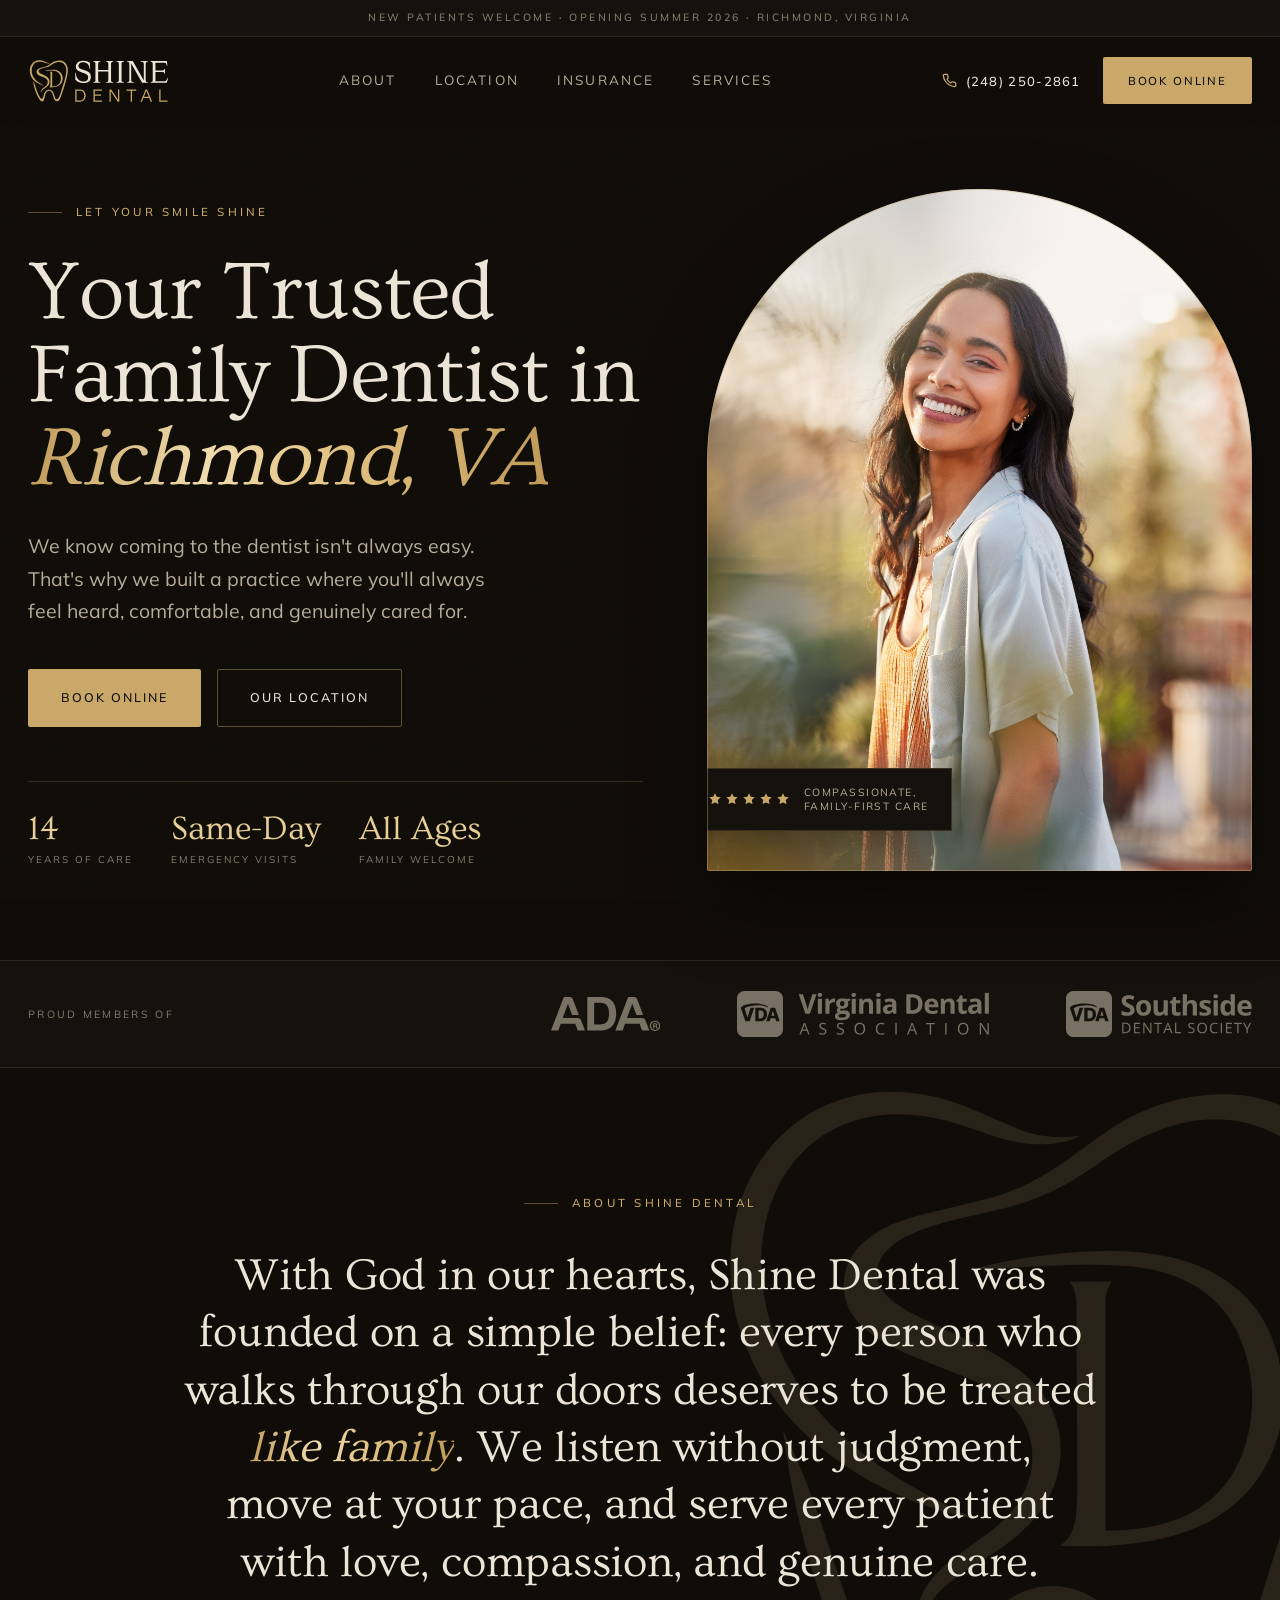
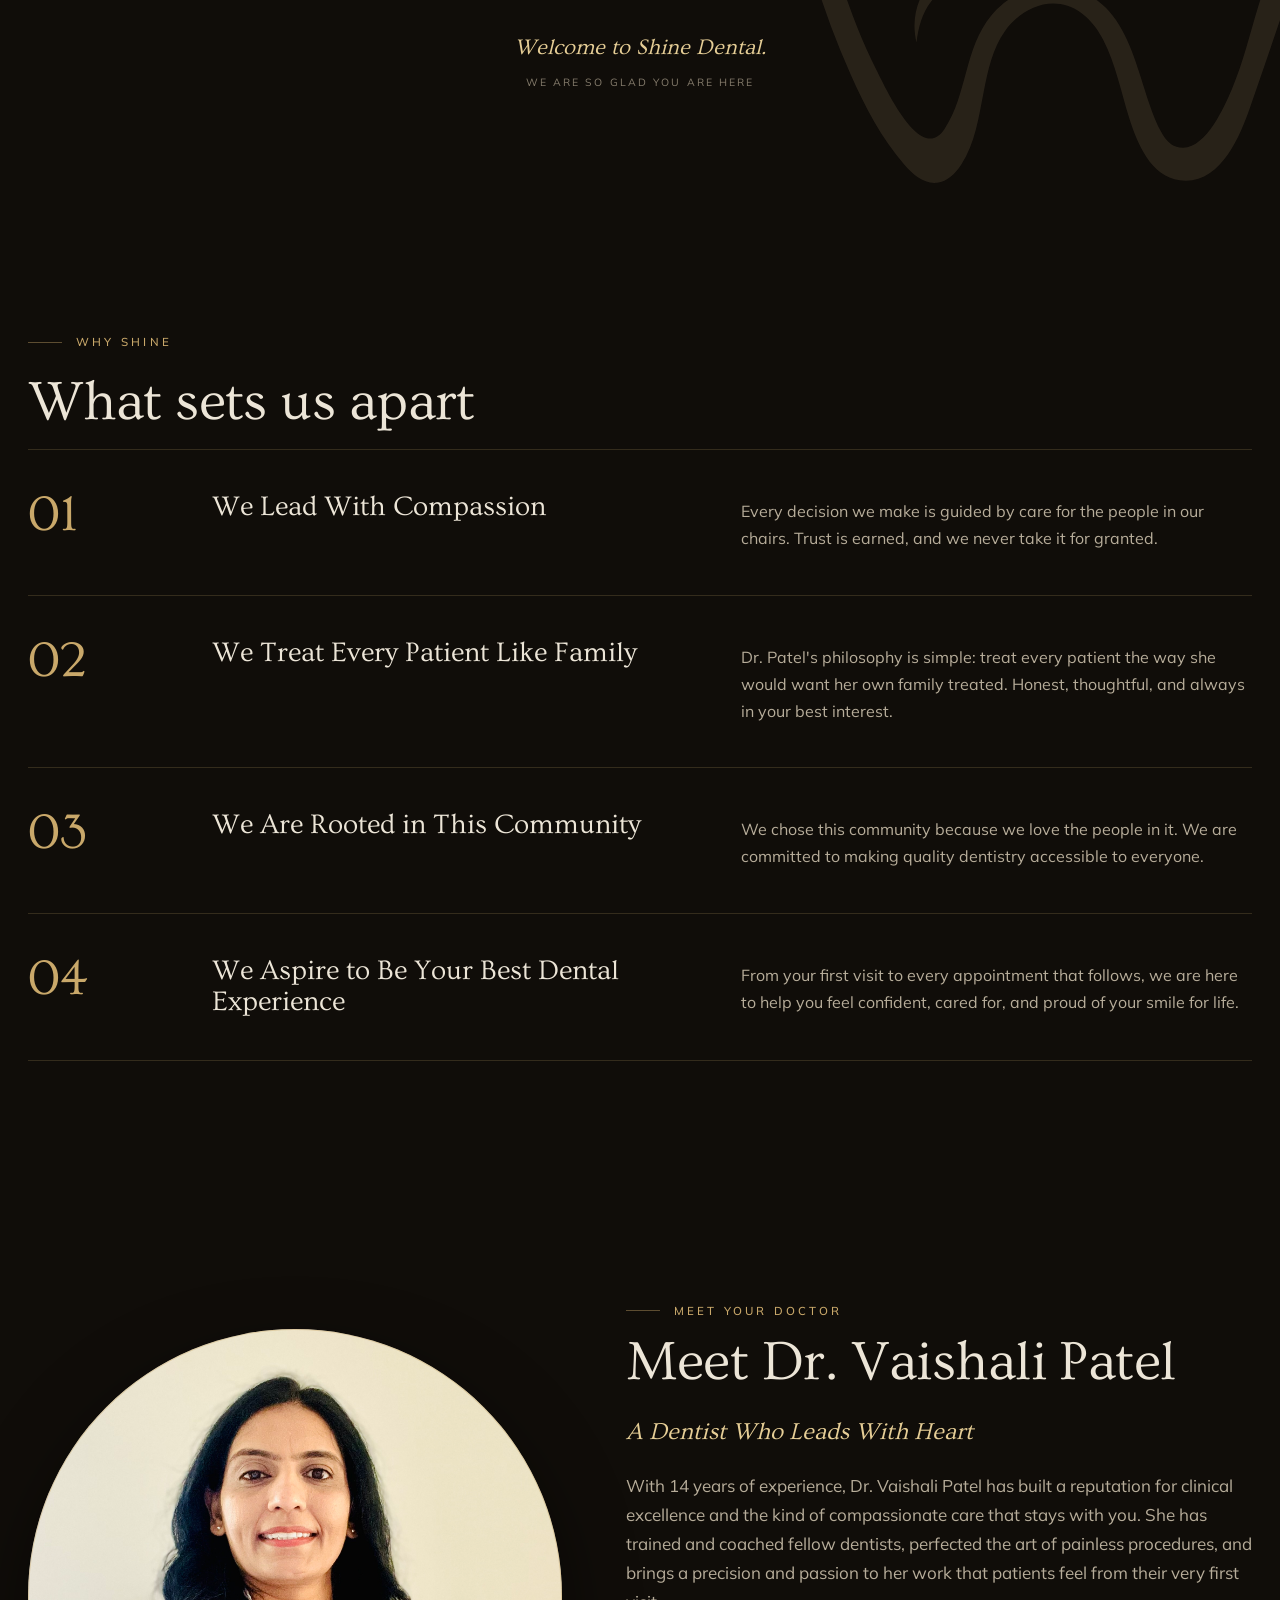
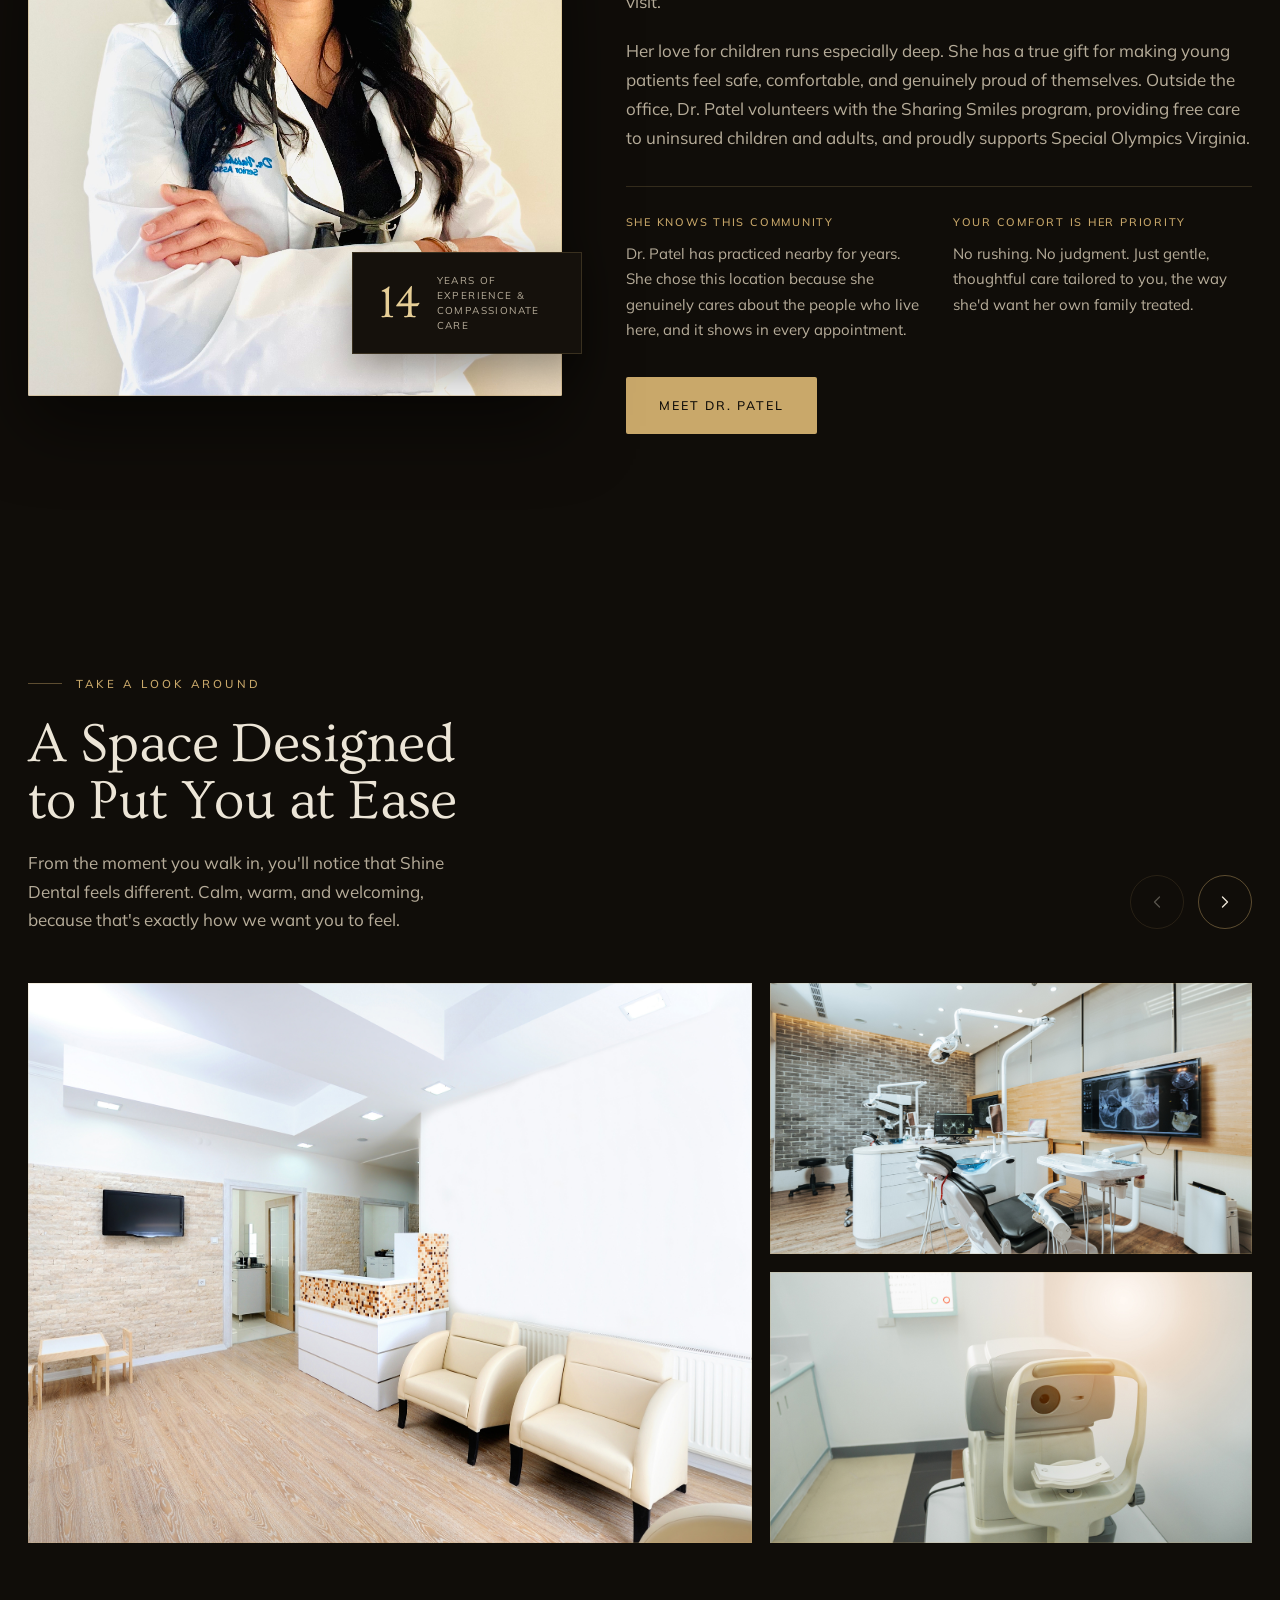
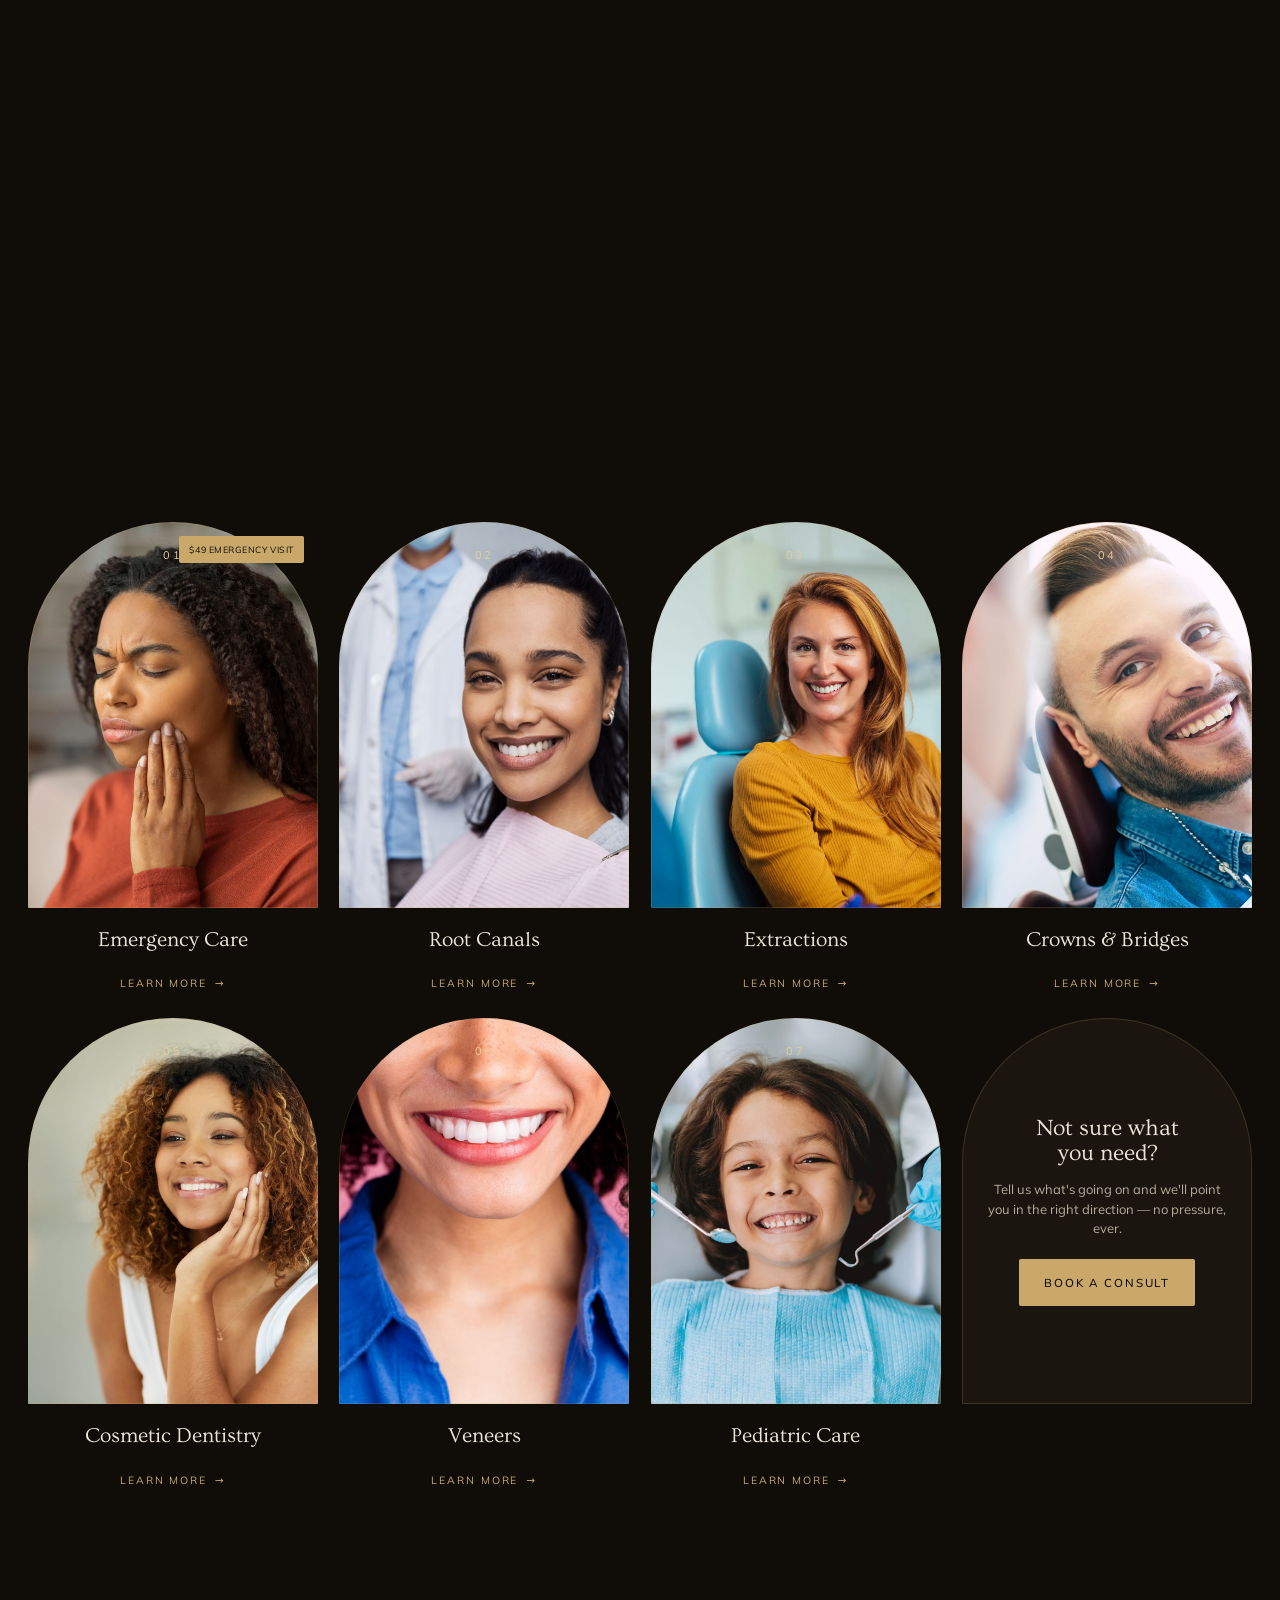
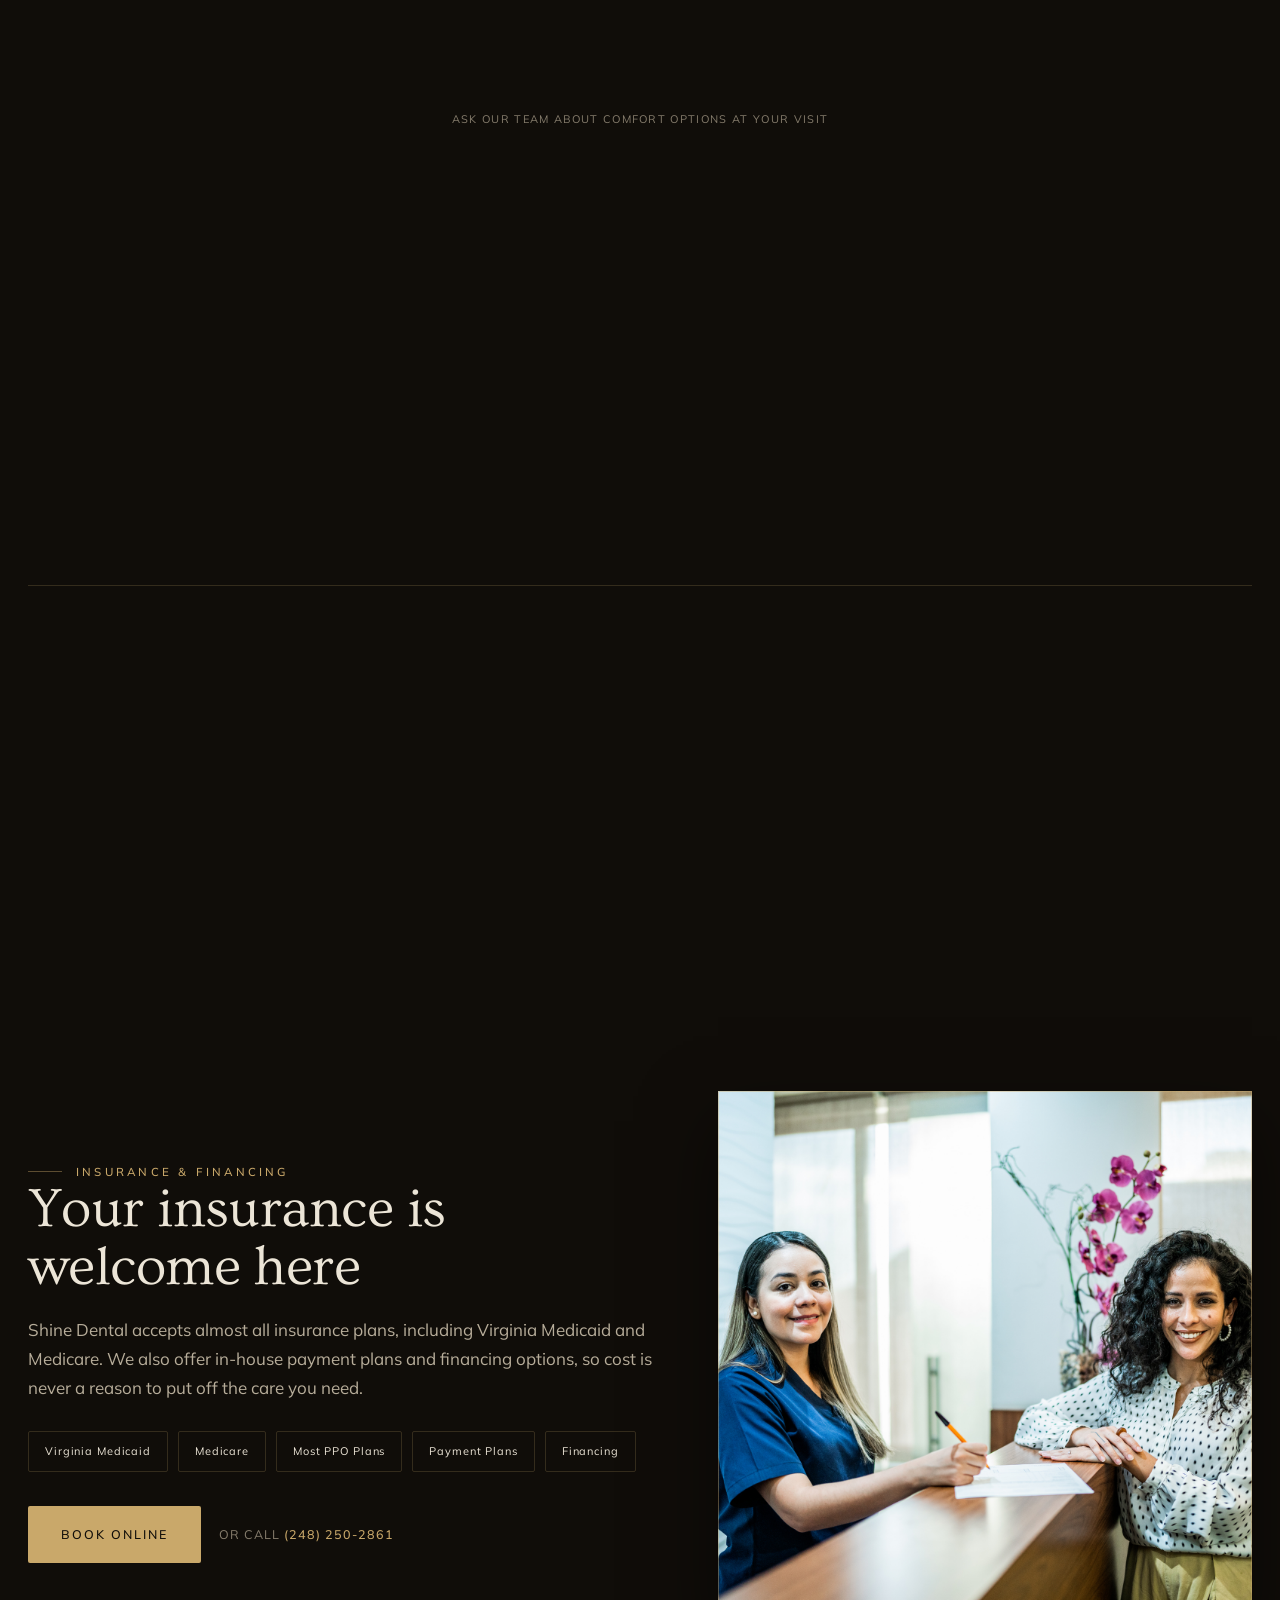
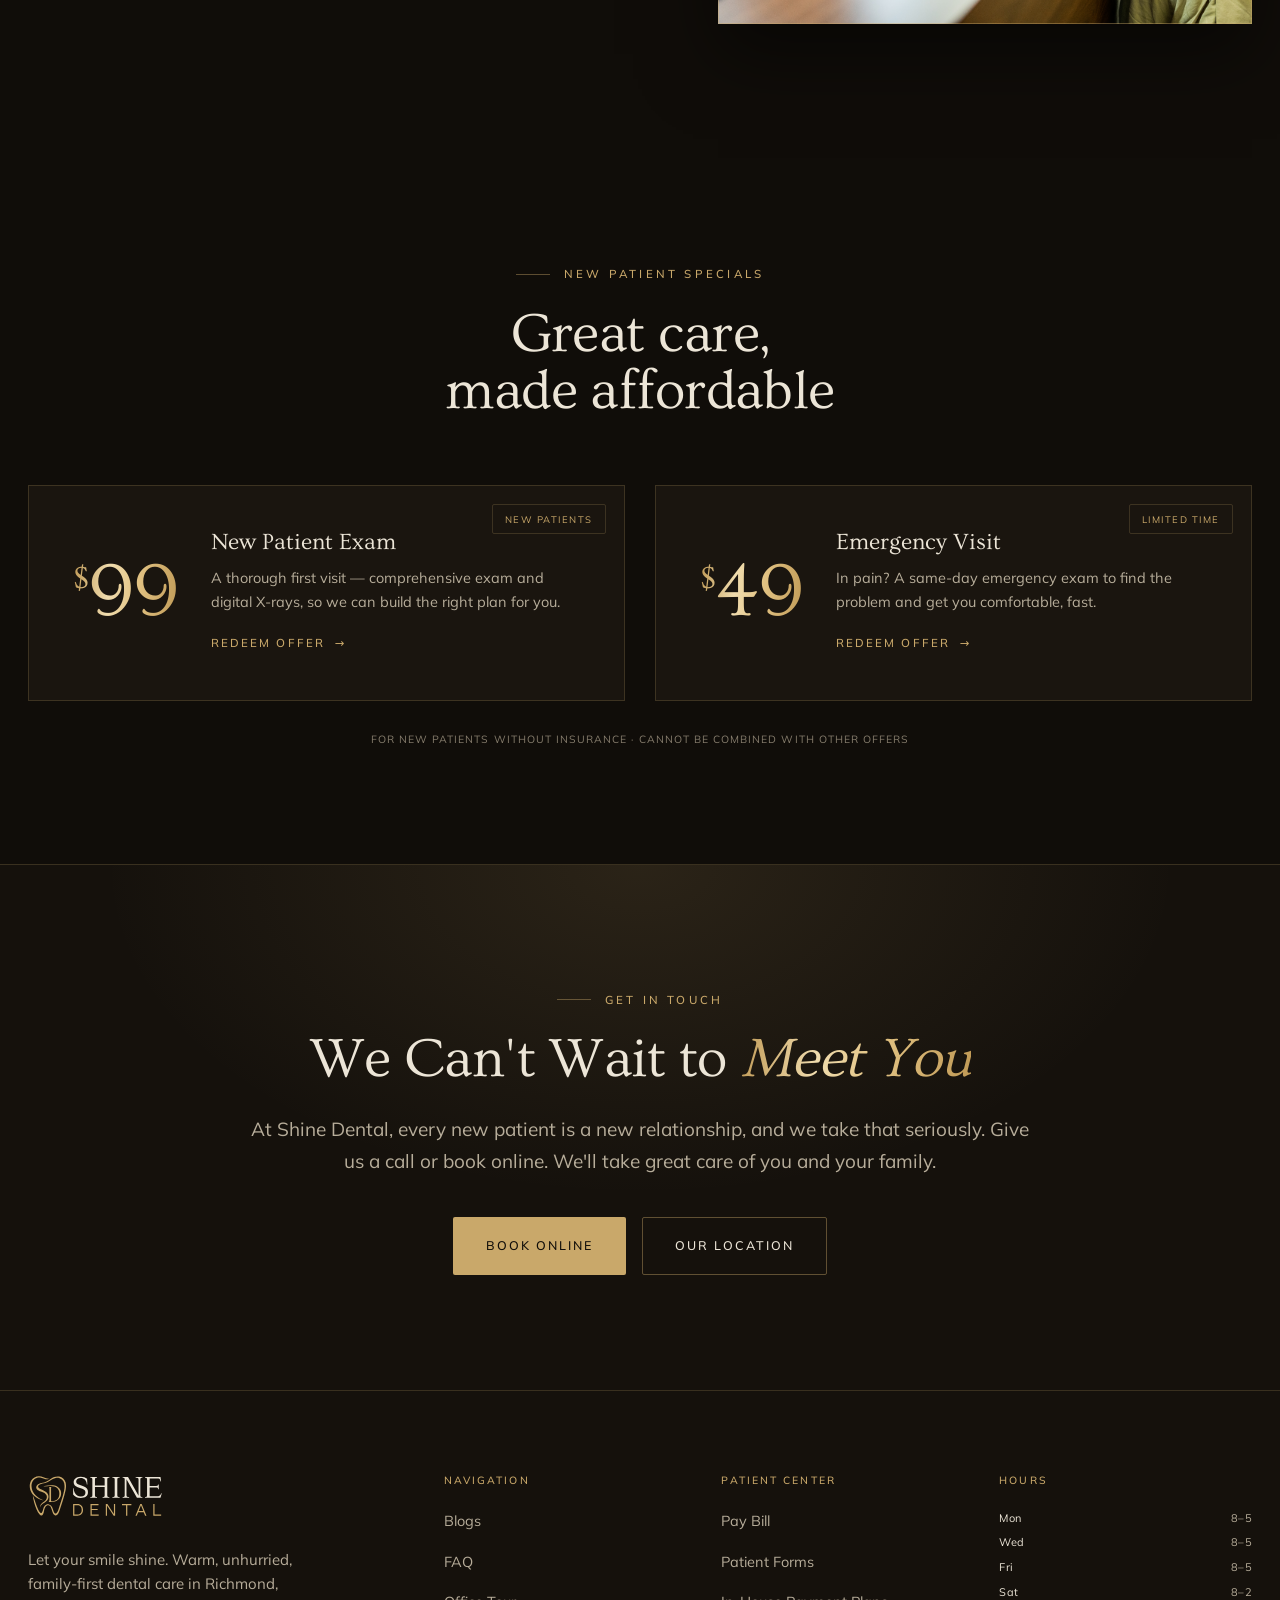
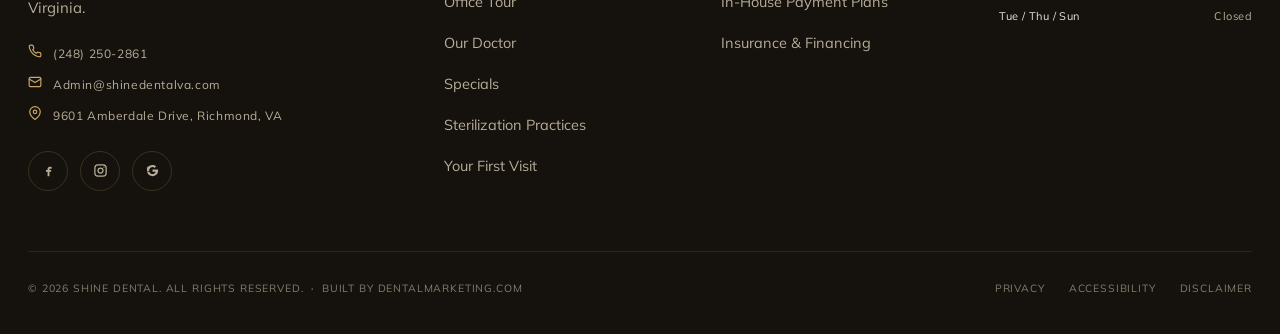
<file: index.html>
<!DOCTYPE html>
<html lang="en">
<head>
<meta charset="UTF-8" />
<meta name="viewport" content="width=device-width, initial-scale=1.0" />
<title>Shine Dental — Considered Dentistry in Richmond, Virginia</title>
<link rel="preconnect" href="https://fonts.googleapis.com" />
<link rel="preconnect" href="https://fonts.gstatic.com" crossorigin />
<link href="https://fonts.googleapis.com/css2?family=Ovo&family=Mulish:wght@400;500;600;700&display=swap" rel="stylesheet" />
<link rel="stylesheet" href="styles-v3.css" />
</head>
<body data-accent="gold" data-grain="on" data-hero="split">

<div class="grain" aria-hidden="true"></div>

<!-- ============ UTILITY RAIL ============ -->
<div class="util">
  <span class="mono">New Patients Welcome <span class="gd">·</span> Opening Summer 2026 <span class="gd">·</span> Richmond, Virginia</span>
</div>

<!-- ============ NAV ============ -->
<header class="nav" id="nav">
  <div class="nav-inner">
    <a class="brand" href="#top" aria-label="Shine Dental home"><span class="logo-mark"></span></a>
    <nav class="nav-links">
      <a href="#ethos">About</a>
      <a href="#location">Location</a>
      <a href="#insurance">Insurance</a>
      <a href="#services">Services</a>
    </nav>
    <div class="nav-cta">
      <a class="nav-phone" href="tel:+12482502861"><span class="ic" aria-hidden="true"><svg width="15" height="15" viewBox="0 0 24 24" fill="none" stroke="currentColor" stroke-width="2" stroke-linecap="round" stroke-linejoin="round"><path d="M22 16.92v3a2 2 0 0 1-2.18 2 19.79 19.79 0 0 1-8.63-3.07 19.5 19.5 0 0 1-6-6 19.79 19.79 0 0 1-3.07-8.67A2 2 0 0 1 4.11 2h3a2 2 0 0 1 2 1.72c.13.96.36 1.9.7 2.81a2 2 0 0 1-.45 2.11L8.09 9.91a16 16 0 0 0 6 6l1.27-1.27a2 2 0 0 1 2.11-.45c.91.34 1.85.57 2.81.7A2 2 0 0 1 22 16.92z"/></svg></span>(248) 250-2861</a>
      <a class="btn btn-primary btn-sm" href="#book">Book Online</a>
    </div>
  </div>
</header>

<main id="top">
  <!-- ============ HERO ============ -->
  <section class="hero" data-screen-label="Hero">
    <div class="hero-grid">
      <span class="hero-rail">Shine Dental <span class="gd">·</span> Richmond, VA</span>
      <div class="hero-text reveal">
        <span class="eyebrow"><span class="mono">Let Your Smile Shine</span></span>
        <h1 class="display">Your Trusted Family Dentist in <span class="serif-it foil">Richmond, VA</span></h1>
        <p class="hero-body">We know coming to the dentist isn't always easy. That's why we built a practice where you'll always feel heard, comfortable, and genuinely cared for.</p>
        <div class="hero-actions">
          <a class="btn btn-primary" href="#book">Book Online</a>
          <a class="btn btn-ghost" href="#location">Our Location</a>
        </div>
        <div class="hero-meta">
          <div class="hm"><span class="v">14</span><span class="k">Years of Care</span></div>
          <div class="hm"><span class="v">Same-Day</span><span class="k">Emergency Visits</span></div>
          <div class="hm"><span class="v">All Ages</span><span class="k">Family Welcome</span></div>
        </div>
      </div>
      <div class="hero-media reveal">
        <div class="hero-arch arch" style="background-image:url(assets/hero.jpg)">
          <div class="tag">
            <span class="stars" aria-hidden="true"><svg viewBox="0 0 24 24" fill="currentColor"><path d="M12 2l2.9 6.3 6.9.7-5.1 4.6 1.4 6.8L12 17.8 5.9 20.4l1.4-6.8L2.2 9l6.9-.7z"/></svg><svg viewBox="0 0 24 24" fill="currentColor"><path d="M12 2l2.9 6.3 6.9.7-5.1 4.6 1.4 6.8L12 17.8 5.9 20.4l1.4-6.8L2.2 9l6.9-.7z"/></svg><svg viewBox="0 0 24 24" fill="currentColor"><path d="M12 2l2.9 6.3 6.9.7-5.1 4.6 1.4 6.8L12 17.8 5.9 20.4l1.4-6.8L2.2 9l6.9-.7z"/></svg><svg viewBox="0 0 24 24" fill="currentColor"><path d="M12 2l2.9 6.3 6.9.7-5.1 4.6 1.4 6.8L12 17.8 5.9 20.4l1.4-6.8L2.2 9l6.9-.7z"/></svg><svg viewBox="0 0 24 24" fill="currentColor"><path d="M12 2l2.9 6.3 6.9.7-5.1 4.6 1.4 6.8L12 17.8 5.9 20.4l1.4-6.8L2.2 9l6.9-.7z"/></svg></span>
            <span class="tx">Compassionate,<br />family-first care</span>
          </div>
        </div>
      </div>
    </div>
    <!-- FULL-BLEED variant -->
    <div class="hero-full">
      <div class="hero-full-bg" style="background-image:url(assets/hero.jpg)"></div>
      <div class="hero-full-scrim"></div>
      <div class="hero-full-inner">
        <div class="hero-fc">
          <span class="eyebrow"><span class="mono">Let Your Smile Shine</span></span>
          <h1 class="display">Your Trusted Family Dentist in <span class="serif-it foil">Richmond, VA</span></h1>
          <p class="hero-body">We know coming to the dentist isn't always easy. That's why we built a practice where you'll always feel heard, comfortable, and genuinely cared for.</p>
          <div class="hero-actions">
            <a class="btn btn-primary" href="#book">Book Online</a>
            <a class="btn btn-ghost" href="#location">Our Location</a>
          </div>
        </div>
      </div>
    </div>
  </section>
  <!-- ============ SEALS ============ -->
  <div class="seals" data-screen-label="Seals">
    <div class="seals-inner reveal">
      <span class="seal-label">Proud Members Of</span>
      <div class="seals-logos">
        <span class="assoc-logo ada" aria-label="American Dental Association"></span>
        <span class="assoc-logo vda" aria-label="Virginia Dental Association"></span>
        <span class="assoc-logo ssds" aria-label="Southside Dental Society"></span>
      </div>
    </div>
  </div>
  <!-- ============ MANIFESTO ============ -->
  <section class="section manifesto" data-screen-label="Ethos" id="ethos">
    <span class="brand-motif" aria-hidden="true"></span>
    <div class="wrap reveal">
      <span class="eyebrow center"><span class="mono">About Shine Dental</span></span>
      <p class="quote">With God in our hearts, Shine Dental was founded on a simple belief: every person who walks through our doors deserves to be treated <span class="foil">like family</span>. We listen without judgment, move at your pace, and serve every patient with love, compassion, and genuine care.</p>
      <div class="sig">
        <span class="nm">Welcome to Shine Dental.</span>
        <span class="ro">We are so glad you are here</span>
      </div>
    </div>
  </section>
  <!-- ============ INDEX — what sets us apart ============ -->
  <section class="section" data-screen-label="What Sets Us Apart">
    <div class="wrap">
      <div class="index-head reveal">
        <div class="section-head">
          <span class="eyebrow"><span class="mono">Why Shine</span></span>
          <h2 class="h2" style="margin-top:22px;">What sets us apart</h2>
        </div>
      </div>
      <div class="index-list">
        <div class="index-row reveal">
          <span class="index-num">01</span>
          <span class="index-title">We Lead With Compassion</span>
          <span class="index-text">Every decision we make is guided by care for the people in our chairs. Trust is earned, and we never take it for granted.</span>
        </div>
        <div class="index-row reveal">
          <span class="index-num">02</span>
          <span class="index-title">We Treat Every Patient Like Family</span>
          <span class="index-text">Dr. Patel's philosophy is simple: treat every patient the way she would want her own family treated. Honest, thoughtful, and always in your best interest.</span>
        </div>
        <div class="index-row reveal">
          <span class="index-num">03</span>
          <span class="index-title">We Are Rooted in This Community</span>
          <span class="index-text">We chose this community because we love the people in it. We are committed to making quality dentistry accessible to everyone.</span>
        </div>
        <div class="index-row reveal">
          <span class="index-num">04</span>
          <span class="index-title">We Aspire to Be Your Best Dental Experience</span>
          <span class="index-text">From your first visit to every appointment that follows, we are here to help you feel confident, cared for, and proud of your smile for life.</span>
        </div>
      </div>
    </div>
  </section>
  <!-- ============ MEET DR. PATEL ============ -->
  <section class="section" id="doctor" data-screen-label="Meet Dr. Patel">
    <div class="wrap">
      <div class="split">
        <div class="s-media portrait reveal">
          <div class="portrait-arch arch">
            <img src="assets/dr-patel-coat.jpeg" alt="Dr. Vaishali Patel, DDS" />
          </div>
          <div class="badge">
            <span class="num">14</span>
            <span class="lbl">Years of experience &amp; compassionate care</span>
          </div>
        </div>
        <div class="s-text reveal">
          <span class="eyebrow"><span class="mono">Meet Your Doctor</span></span>
          <h2 class="h2">Meet Dr. Vaishali Patel</h2>
          <p class="doc-tag">A Dentist Who Leads With Heart</p>
          <p class="body" style="margin-top:20px;">With 14 years of experience, Dr. Vaishali Patel has built a reputation for clinical excellence and the kind of compassionate care that stays with you. She has trained and coached fellow dentists, perfected the art of painless procedures, and brings a precision and passion to her work that patients feel from their very first visit.</p>
          <p class="body">Her love for children runs especially deep. She has a true gift for making young patients feel safe, comfortable, and genuinely proud of themselves. Outside the office, Dr. Patel volunteers with the Sharing Smiles program, providing free care to uninsured children and adults, and proudly supports Special Olympics Virginia.</p>
          <div class="doc-subgrid">
            <div><h4>She Knows This Community</h4><p class="body">Dr. Patel has practiced nearby for years. She chose this location because she genuinely cares about the people who live here, and it shows in every appointment.</p></div>
            <div><h4>Your Comfort Is Her Priority</h4><p class="body">No rushing. No judgment. Just gentle, thoughtful care tailored to you, the way she'd want her own family treated.</p></div>
          </div>
          <div class="doc-cta"><a class="btn btn-primary" href="#book">Meet Dr. Patel</a></div>
        </div>
      </div>
    </div>
  </section>
  <!-- ============ TOUR ============ -->
  <section class="section" data-screen-label="Office Tour">
    <div class="wrap">
      <div class="tour-head reveal">
        <div class="section-head">
          <span class="eyebrow"><span class="mono">Take a Look Around</span></span>
          <h2 class="h2" style="margin-top:22px;">A Space Designed<br />to Put You at Ease</h2>
          <p class="body" style="margin-top:18px;max-width:420px;">From the moment you walk in, you'll notice that Shine Dental feels different. Calm, warm, and welcoming, because that's exactly how we want you to feel.</p>
        </div>
        <div class="gallery-nav" aria-label="Gallery navigation">
          <button class="gnav prev" aria-label="Previous images" disabled><svg width="20" height="20" viewBox="0 0 24 24" fill="none" stroke="currentColor" stroke-width="1.6" stroke-linecap="round" stroke-linejoin="round"><path d="M15 18l-6-6 6-6"/></svg></button>
          <button class="gnav next" aria-label="More images"><svg width="20" height="20" viewBox="0 0 24 24" fill="none" stroke="currentColor" stroke-width="1.6" stroke-linecap="round" stroke-linejoin="round"><path d="M9 18l6-6-6-6"/></svg></button>
        </div>
      </div>
      <div class="tour-gallery reveal">
        <div class="tour-img g1" style="background-image:url(assets/tour-reception.jpg)" role="img" aria-label="Reception and waiting area"></div>
        <div class="tour-img" style="background-image:url(assets/tour-treatment.jpg)" role="img" aria-label="Treatment room"></div>
        <div class="tour-img" style="background-image:url(assets/tour-detail.jpg)" role="img" aria-label="Welcoming detail"></div>
      </div>
    </div>
  </section>
  <!-- ============ SERVICES ============ -->
  <section class="section" id="services" data-screen-label="Services">
    <div class="wrap">
      <div class="section-head center reveal">
        <span class="eyebrow center"><span class="mono">Our Services</span></span>
        <h2 class="h2">Care That Covers<br />Everything You Need</h2>
        <p class="lead">Whether it's an emergency, a routine visit, or something you've been putting off, Shine Dental makes it easy to get the care you need. Book online in minutes.</p>
      </div>
      <div class="svc-grid">
        <article class="svc reveal">
          <span class="svc-badge">$49 Emergency Visit</span>
          <div class="svc-img"><div class="svc-bg" style="background-image:url(assets/svc-emergency.jpg)"></div><span class="svc-num">01</span></div>
          <div class="svc-cap"><h3 class="h3">Emergency Care</h3><p class="desc">When you're in pain, waiting isn't an option. We offer same-day appointments, so you get the relief you need, fast.</p><span class="more">Learn More <span class="arw">→</span></span></div>
        </article>
        <article class="svc reveal">
          <div class="svc-img"><div class="svc-bg" style="background-image:url(assets/svc-rootcanals.jpg)"></div><span class="svc-num">02</span></div>
          <div class="svc-cap"><h3 class="h3">Root Canals</h3><p class="desc">Dr. Patel is a root canal specialist, and she's on a mission to change everything you think you know about the procedure. Same-day treatment available.</p><span class="more">Learn More <span class="arw">→</span></span></div>
        </article>
        <article class="svc reveal">
          <div class="svc-img"><div class="svc-bg" style="background-image:url(assets/svc-extractions.jpg)"></div><span class="svc-num">03</span></div>
          <div class="svc-cap"><h3 class="h3">Extractions</h3><p class="desc">Compassionate, gentle tooth removal when it's the right call. Dr. Patel will walk you through every step so you always know what to expect.</p><span class="more">Learn More <span class="arw">→</span></span></div>
        </article>
        <article class="svc reveal">
          <div class="svc-img"><div class="svc-bg" style="background-image:url(assets/svc-crowns.jpg)"></div><span class="svc-num">04</span></div>
          <div class="svc-cap"><h3 class="h3">Crowns &amp; Bridges</h3><p class="desc">Restore the strength and appearance of your smile with porcelain and traditional crown and bridge solutions built to last.</p><span class="more">Learn More <span class="arw">→</span></span></div>
        </article>
        <article class="svc reveal">
          <div class="svc-img"><div class="svc-bg" style="background-image:url(assets/svc-cosmetic.jpg)"></div><span class="svc-num">05</span></div>
          <div class="svc-cap"><h3 class="h3">Cosmetic Dentistry</h3><p class="desc">A smile you love can change the way you see yourself. Dr. Patel offers a range of cosmetic treatments designed to enhance your smile naturally and beautifully.</p><span class="more">Learn More <span class="arw">→</span></span></div>
        </article>
        <article class="svc reveal">
          <div class="svc-img"><div class="svc-bg" style="background-image:url(assets/svc-veneers.jpg)"></div><span class="svc-num">06</span></div>
          <div class="svc-cap"><h3 class="h3">Veneers</h3><p class="desc">Our veneers are crafted to look and feel completely natural, because a smile you're proud of changes everything.</p><span class="more">Learn More <span class="arw">→</span></span></div>
        </article>
        <article class="svc reveal">
          <div class="svc-img"><div class="svc-bg" style="background-image:url(assets/svc-pediatric.jpg)"></div><span class="svc-num">07</span></div>
          <div class="svc-cap"><h3 class="h3">Pediatric Care</h3><p class="desc">Dr. Patel has a true gift with children. She takes her time, follows their lead, and works hard to make sure every kid leaves feeling brave and proud.</p><span class="more">Learn More <span class="arw">→</span></span></div>
        </article>
        <article class="svc consult reveal">
          <div class="svc-consult">
            <h3 class="h3">Not sure what<br />you need?</h3>
            <p>Tell us what's going on and we'll point you in the right direction — no pressure, ever.</p>
            <a class="btn btn-primary btn-sm" href="#book">Book a Consult</a>
          </div>
        </article>
      </div>
    </div>
  </section>
  <!-- ============ LOCATION ============ -->
  <section class="section" id="location" data-screen-label="Location">
    <div class="wrap">
      <div class="loc-grid">
        <div class="loc-text reveal">
          <span class="eyebrow"><span class="mono">Visit Us</span></span>
          <h2 class="h2" style="margin-top:22px;">Serving Families<br />in Richmond, VA</h2>
          <p class="body">Shine Dental is located at 9601 Amberdale Drive, near Rockwood Park at the junction of Hull Street and Courthouse Road. We chose this location because this is our community too, and we're honored to serve it.</p>
          <div class="hours" id="hours">
            <div class="hours-row" data-day="1"><span class="day">Monday</span><span class="hrs">8:00 AM – 5:00 PM</span></div>
            <div class="hours-row closed" data-day="2"><span class="day">Tuesday</span><span class="hrs">Closed</span></div>
            <div class="hours-row" data-day="3"><span class="day">Wednesday</span><span class="hrs">8:00 AM – 5:00 PM</span></div>
            <div class="hours-row closed" data-day="4"><span class="day">Thursday</span><span class="hrs">Closed</span></div>
            <div class="hours-row" data-day="5"><span class="day">Friday</span><span class="hrs">8:00 AM – 5:00 PM</span></div>
            <div class="hours-row" data-day="6"><span class="day">Saturday</span><span class="hrs">8:00 AM – 2:00 PM</span></div>
            <div class="hours-row closed" data-day="0"><span class="day">Sunday</span><span class="hrs">Closed</span></div>
          </div>
          <div class="loc-note">
            <span class="ic" aria-hidden="true"><svg width="18" height="18" viewBox="0 0 24 24" fill="none" stroke="currentColor" stroke-width="1.8" stroke-linecap="round" stroke-linejoin="round"><path d="M21 10c0 7-9 13-9 13s-9-6-9-13a9 9 0 0 1 18 0z"/><circle cx="12" cy="10" r="3"/></svg></span>
            <span>Free parking on site. Easy to find, even easier to walk into.</span>
          </div>
          <div class="loc-actions"><a class="btn btn-ghost" href="https://maps.google.com/?q=9601+Amberdale+Dr+Richmond+VA+23236" target="_blank" rel="noopener">Get Directions</a></div>
        </div>
        <div class="loc-map reveal">
          <iframe title="Map of Shine Dental, 9601 Amberdale Drive, Richmond, VA 23236" src="https://www.google.com/maps?q=9601+Amberdale+Drive,+Richmond,+VA+23236&output=embed" loading="lazy" referrerpolicy="no-referrer-when-downgrade" allowfullscreen></iframe>
        </div>
      </div>
    </div>
  </section>
  <!-- ============ EXPERIENCE ============ -->
  <section class="section" id="experience" data-screen-label="The Experience">
    <div class="wrap">
      <div class="section-head center reveal">
        <span class="eyebrow center"><span class="mono">The Shine Experience</span></span>
        <h2 class="h2">Comfort, thoughtfully<br />built in</h2>
        <p class="lead">We've reimagined what a dental visit can feel like. Settle in, and let us take care of the details.</p>
      </div>
      <div class="xp-grid reveal">
        <div class="xp-item">
          <div class="xp-ic"><svg width="34" height="34" viewBox="0 0 24 24" fill="none" stroke="currentColor" stroke-width="1.3" stroke-linecap="round" stroke-linejoin="round"><path d="M4 16V7a3 3 0 0 1 3-3h10a3 3 0 0 1 3 3v9"/><path d="M2 16h20v3a1 1 0 0 1-1 1H3a1 1 0 0 1-1-1z"/></svg></div>
          <h4>Cozy Blankets</h4><p>Warm up &amp; relax</p>
        </div>
        <div class="xp-item">
          <div class="xp-ic"><svg width="34" height="34" viewBox="0 0 24 24" fill="none" stroke="currentColor" stroke-width="1.3" stroke-linecap="round" stroke-linejoin="round"><path d="M3 14v-2a9 9 0 0 1 18 0v2"/><rect x="2" y="14" width="4" height="7" rx="1.5"/><rect x="18" y="14" width="4" height="7" rx="1.5"/></svg></div>
          <h4>Headphones</h4><p>Tune out, ease in</p>
        </div>
        <div class="xp-item">
          <div class="xp-ic"><svg width="34" height="34" viewBox="0 0 24 24" fill="none" stroke="currentColor" stroke-width="1.3" stroke-linecap="round" stroke-linejoin="round"><rect x="2" y="3" width="20" height="14" rx="2"/><path d="M8 21h8M12 17v4"/></svg></div>
          <h4>Overhead TV</h4><p>Your favorite show</p>
        </div>
        <div class="xp-item">
          <div class="xp-ic"><svg width="34" height="34" viewBox="0 0 24 24" fill="none" stroke="currentColor" stroke-width="1.3" stroke-linecap="round" stroke-linejoin="round"><path d="M18 8h1a3 3 0 0 1 0 6h-1"/><path d="M2 8h16v5a4 4 0 0 1-4 4H6a4 4 0 0 1-4-4z"/><path d="M6 1v3M10 1v3M14 1v3"/></svg></div>
          <h4>Beverage Bar</h4><p>Coffee &amp; refreshments</p>
        </div>
      </div>
      <p class="xp-note">Ask our team about comfort options at your visit</p>
    </div>
  </section>
  <!-- ============ PRACTICE HIGHLIGHTS ============ -->
  <section class="section" data-screen-label="Practice Highlights">
    <div class="wrap">
      <div class="section-head center reveal">
        <span class="eyebrow center"><span class="mono">Practice Highlights</span></span>
        <h2 class="h2">You Deserve to Feel<br />Good About Your Smile</h2>
      </div>
      <div class="hl-grid">
        <div class="hl-item reveal">
          <div class="hl-ic"><svg width="34" height="34" viewBox="0 0 24 24" fill="none" stroke="currentColor" stroke-width="1.3" stroke-linecap="round" stroke-linejoin="round"><circle cx="12" cy="12" r="9"/><path d="M12 7v5l3.5 2"/></svg></div>
          <h3 class="h3">Same-Day Emergency Care</h3>
          <p>Pain doesn't keep business hours. When something goes wrong, call us and we'll find a way to get you in and get you comfortable.</p>
        </div>
        <div class="hl-item reveal">
          <div class="hl-ic"><svg width="34" height="34" viewBox="0 0 24 24" fill="none" stroke="currentColor" stroke-width="1.3" stroke-linecap="round" stroke-linejoin="round"><path d="M12 22s8-4 8-10V5l-8-3-8 3v7c0 6 8 10 8 10z"/><path d="m9 12 2 2 4-4"/></svg></div>
          <h3 class="h3">Insurance Accepted</h3>
          <p>We accept almost all insurance, including Virginia Medicaid and Medicare, because everyone deserves access to great dental care.</p>
        </div>
        <div class="hl-item reveal">
          <div class="hl-ic"><svg width="34" height="34" viewBox="0 0 24 24" fill="none" stroke="currentColor" stroke-width="1.3" stroke-linecap="round" stroke-linejoin="round"><path d="M9 4.5C7.5 3 5 3 4 5c-1.2 2.4 0 5 2 7l6 6 6-6c2-2 3.2-4.6 2-7-1-2-3.5-2-5-.5"/><path d="M12 6c-1-1.5-2.5-1.5-3 0"/></svg></div>
          <h3 class="h3">Full-Service Dentistry</h3>
          <p>Whether your little one needs their first cleaning or you're ready for a crown or veneer, your whole family has a home here.</p>
        </div>
        <div class="hl-item reveal">
          <div class="hl-ic"><svg width="34" height="34" viewBox="0 0 24 24" fill="none" stroke="currentColor" stroke-width="1.3" stroke-linecap="round" stroke-linejoin="round"><path d="M21 15a2 2 0 0 1-2 2H7l-4 4V5a2 2 0 0 1 2-2h14a2 2 0 0 1 2 2z"/><path d="m9 10 2 2 4-4"/></svg></div>
          <h3 class="h3">No Judgment. Ever.</h3>
          <p>It doesn't matter how long it's been. You'll walk through our doors and feel welcomed, respected, and genuinely cared for every single time.</p>
        </div>
      </div>
    </div>
  </section>
  <!-- ============ INSURANCE ============ -->
  <section class="section" id="insurance" data-screen-label="Insurance">
    <div class="wrap">
      <div class="split rev">
        <div class="s-media reveal">
          <div class="ins-arch">
            <img src="assets/insurance.jpg" alt="Welcoming front-desk moment at Shine Dental" />
          </div>
        </div>
        <div class="s-text reveal">
          <span class="eyebrow"><span class="mono">Insurance &amp; Financing</span></span>
          <h2 class="h2">Your insurance is<br />welcome here</h2>
          <p class="body">Shine Dental accepts almost all insurance plans, including Virginia Medicaid and Medicare. We also offer in-house payment plans and financing options, so cost is never a reason to put off the care you need.</p>
          <div class="ins-list">
            <span class="chip">Virginia Medicaid</span>
            <span class="chip">Medicare</span>
            <span class="chip">Most PPO Plans</span>
            <span class="chip">Payment Plans</span>
            <span class="chip">Financing</span>
          </div>
          <div class="ins-actions">
            <a class="btn btn-primary" href="#book">Book Online</a>
            <span class="or">or call <a href="tel:+12482502861">(248) 250-2861</a></span>
          </div>
        </div>
      </div>
    </div>
  </section>
  <!-- ============ OFFERS ============ -->
  <section class="section" id="offers" data-screen-label="Special Offers">
    <div class="wrap">
      <div class="section-head center reveal">
        <span class="eyebrow center"><span class="mono">New Patient Specials</span></span>
        <h2 class="h2">Great care,<br />made affordable</h2>
      </div>
      <div class="offers-grid">
        <div class="offer reveal">
          <span class="ribbon">New Patients</span>
          <div class="offer-price foil"><span class="cur">$</span>99</div>
          <div>
            <h3 class="h3">New Patient Exam</h3>
            <p>A thorough first visit — comprehensive exam and digital X-rays, so we can build the right plan for you.</p>
            <a class="link-cta" href="#book">Redeem Offer <span class="arw">→</span></a>
          </div>
        </div>
        <div class="offer reveal">
          <span class="ribbon">Limited Time</span>
          <div class="offer-price foil"><span class="cur">$</span>49</div>
          <div>
            <h3 class="h3">Emergency Visit</h3>
            <p>In pain? A same-day emergency exam to find the problem and get you comfortable, fast.</p>
            <a class="link-cta" href="#book">Redeem Offer <span class="arw">→</span></a>
          </div>
        </div>
      </div>
      <p class="offers-note">For new patients without insurance · Cannot be combined with other offers</p>
    </div>
  </section>
  <!-- ============ BOOK CTA ============ -->
  <section class="section book" id="book" data-screen-label="Book">
    <div class="wrap reveal">
      <span class="eyebrow center"><span class="mono">Get In Touch</span></span>
      <h2 class="h2">We Can't Wait to <span class="foil">Meet You</span></h2>
      <p>At Shine Dental, every new patient is a new relationship, and we take that seriously. Give us a call or book online. We'll take great care of you and your family.</p>
      <div class="hero-actions">
        <a class="btn btn-primary" href="tel:+12482502861">Book Online</a>
        <a class="btn btn-ghost" href="#location">Our Location</a>
      </div>
    </div>
  </section>

</main>

<!-- ============ FOOTER ============ -->
<footer class="footer" data-screen-label="Footer">
  <div class="footer-top">
    <div class="footer-brand">
      <span class="logo-mark"></span>
      <p>Let your smile shine. Warm, unhurried, family-first dental care in Richmond, Virginia.</p>
      <div class="footer-contact">
        <a href="tel:+12482502861"><span class="ic" aria-hidden="true"><svg width="14" height="14" viewBox="0 0 24 24" fill="none" stroke="currentColor" stroke-width="2" stroke-linecap="round" stroke-linejoin="round"><path d="M22 16.92v3a2 2 0 0 1-2.18 2 19.79 19.79 0 0 1-8.63-3.07 19.5 19.5 0 0 1-6-6 19.79 19.79 0 0 1-3.07-8.67A2 2 0 0 1 4.11 2h3a2 2 0 0 1 2 1.72c.13.96.36 1.9.7 2.81a2 2 0 0 1-.45 2.11L8.09 9.91a16 16 0 0 0 6 6l1.27-1.27a2 2 0 0 1 2.11-.45c.91.34 1.85.57 2.81.7A2 2 0 0 1 22 16.92z"/></svg></span>(248) 250-2861</a>
        <a href="mailto:Admin@shinedentalva.com"><span class="ic" aria-hidden="true"><svg width="14" height="14" viewBox="0 0 24 24" fill="none" stroke="currentColor" stroke-width="2" stroke-linecap="round" stroke-linejoin="round"><rect x="2" y="4" width="20" height="16" rx="2"/><path d="m22 7-10 6L2 7"/></svg></span>Admin@shinedentalva.com</a>
        <a href="https://maps.google.com/?q=9601+Amberdale+Dr+Richmond+VA+23236" target="_blank" rel="noopener"><span class="ic" aria-hidden="true"><svg width="14" height="14" viewBox="0 0 24 24" fill="none" stroke="currentColor" stroke-width="2" stroke-linecap="round" stroke-linejoin="round"><path d="M21 10c0 7-9 13-9 13s-9-6-9-13a9 9 0 0 1 18 0z"/><circle cx="12" cy="10" r="3"/></svg></span>9601 Amberdale Drive, Richmond, VA</a>
      </div>
      <div class="footer-social">
        <a href="#" aria-label="Facebook"><svg width="15" height="15" viewBox="0 0 24 24" fill="currentColor"><path d="M14 9h3V6h-3c-2 0-3.5 1.5-3.5 3.5V11H8v3h2.5v7h3v-7H16l.5-3h-3V9.5c0-.3.2-.5.5-.5z"/></svg></a>
        <a href="#" aria-label="Instagram"><svg width="15" height="15" viewBox="0 0 24 24" fill="none" stroke="currentColor" stroke-width="2"><rect x="3" y="3" width="18" height="18" rx="5"/><circle cx="12" cy="12" r="4"/><circle cx="17.5" cy="6.5" r="1" fill="currentColor" stroke="none"/></svg></a>
        <a href="#" aria-label="Google"><svg width="15" height="15" viewBox="0 0 24 24" fill="currentColor"><path d="M21 12.2c0-.6-.1-1.2-.2-1.7H12v3.4h5c-.2 1.1-.9 2-1.9 2.7v2.2h3C19.8 17.1 21 14.9 21 12.2z"/><path d="M12 21c2.4 0 4.5-.8 6-2.2l-3-2.2c-.8.6-1.9.9-3 .9-2.3 0-4.3-1.5-5-3.7H3.9v2.3C5.4 19 8.5 21 12 21z"/><path d="M7 11.8c-.2-.6-.3-1.2-.3-1.8s.1-1.2.3-1.8V5.9H3.9C3.3 7.1 3 8.5 3 10s.3 2.9.9 4.1z"/><path d="M12 6.5c1.3 0 2.4.4 3.3 1.3l2.5-2.5C16.5 3.9 14.4 3 12 3 8.5 3 5.4 5 3.9 7.9L7 10.2c.7-2.2 2.7-3.7 5-3.7z"/></svg></a>
      </div>
    </div>
    <div class="footer-col">
      <h4>Navigation</h4>
      <ul>
        <li><a href="#">Blogs</a></li>
        <li><a href="#">FAQ</a></li>
        <li><a href="#">Office Tour</a></li>
        <li><a href="#doctor">Our Doctor</a></li>
        <li><a href="#offers">Specials</a></li>
        <li><a href="#">Sterilization Practices</a></li>
        <li><a href="#">Your First Visit</a></li>
      </ul>
    </div>
    <div class="footer-col">
      <h4>Patient Center</h4>
      <ul>
        <li><a href="#">Pay Bill</a></li>
        <li><a href="#">Patient Forms</a></li>
        <li><a href="#insurance">In-House Payment Plans</a></li>
        <li><a href="#insurance">Insurance &amp; Financing</a></li>
      </ul>
    </div>
    <div class="footer-col footer-hours">
      <h4>Hours</h4>
      <div class="hr"><span>Mon</span><span>8–5</span></div>
      <div class="hr"><span>Wed</span><span>8–5</span></div>
      <div class="hr"><span>Fri</span><span>8–5</span></div>
      <div class="hr"><span>Sat</span><span>8–2</span></div>
      <div class="hr"><span>Tue / Thu / Sun</span><span>Closed</span></div>
    </div>
  </div>
  <div class="footer-bottom">
    <span>© 2026 Shine Dental. All Rights Reserved. <span class="sepd">·</span> Built by DentalMarketing.com</span>
    <div class="fb-links">
      <a href="#">Privacy</a>
      <a href="#">Accessibility</a>
      <a href="#">Disclaimer</a>
    </div>
  </div>
</footer>

<script src="assoc-logos.js"></script>
<script src="app-v3.js"></script>
</body>
</html>
</file>
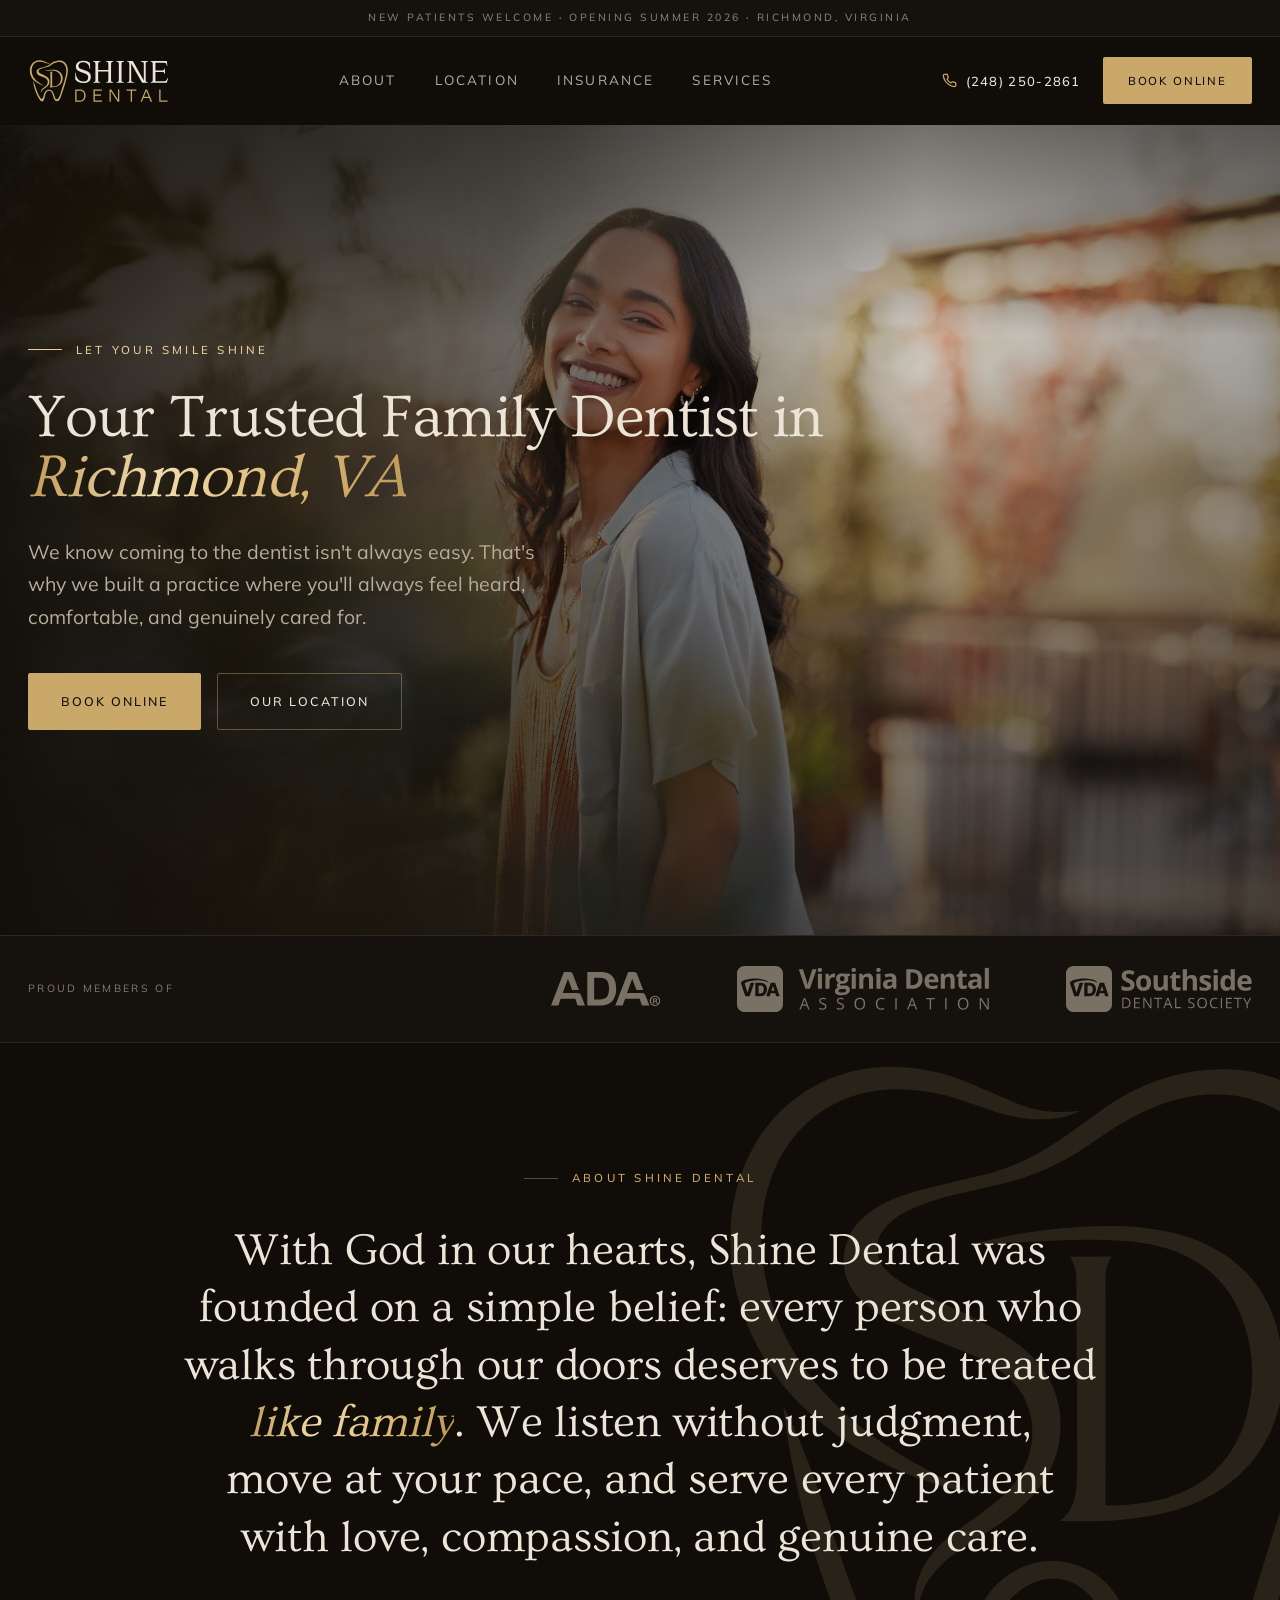
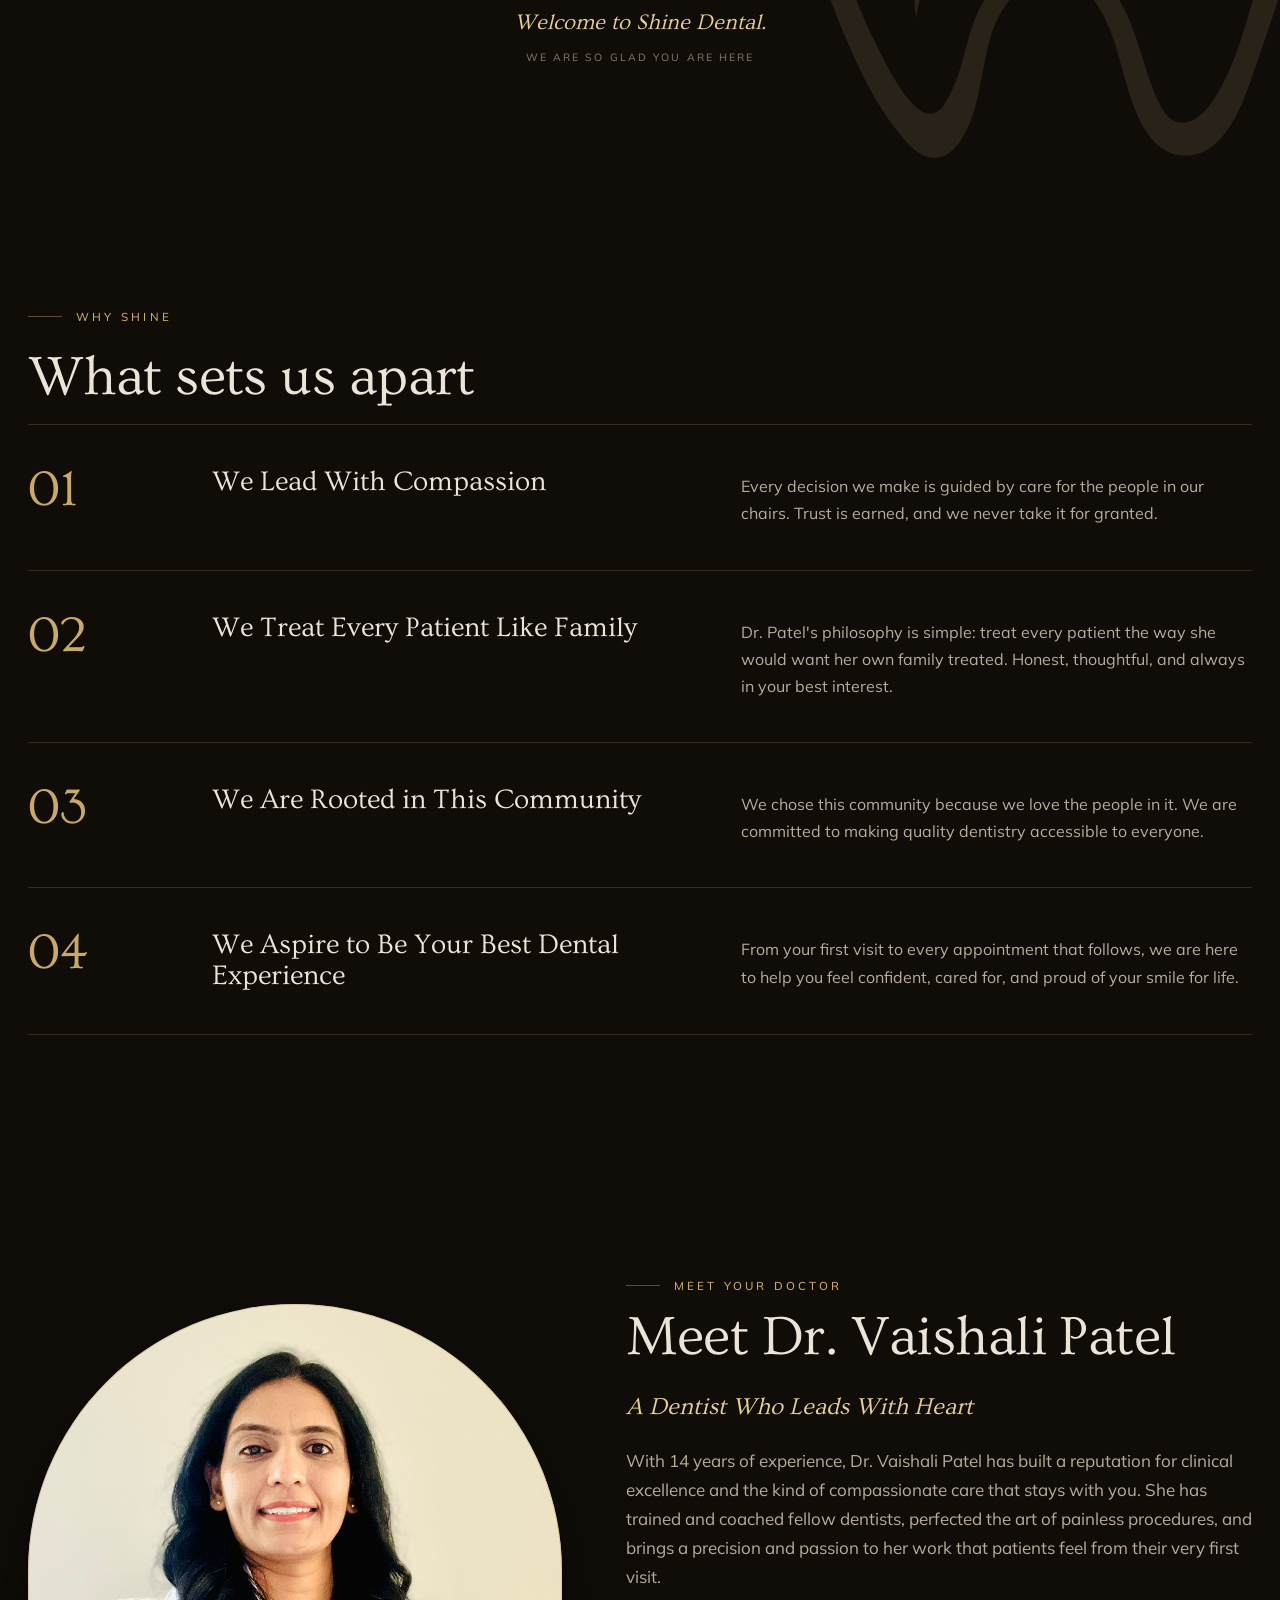
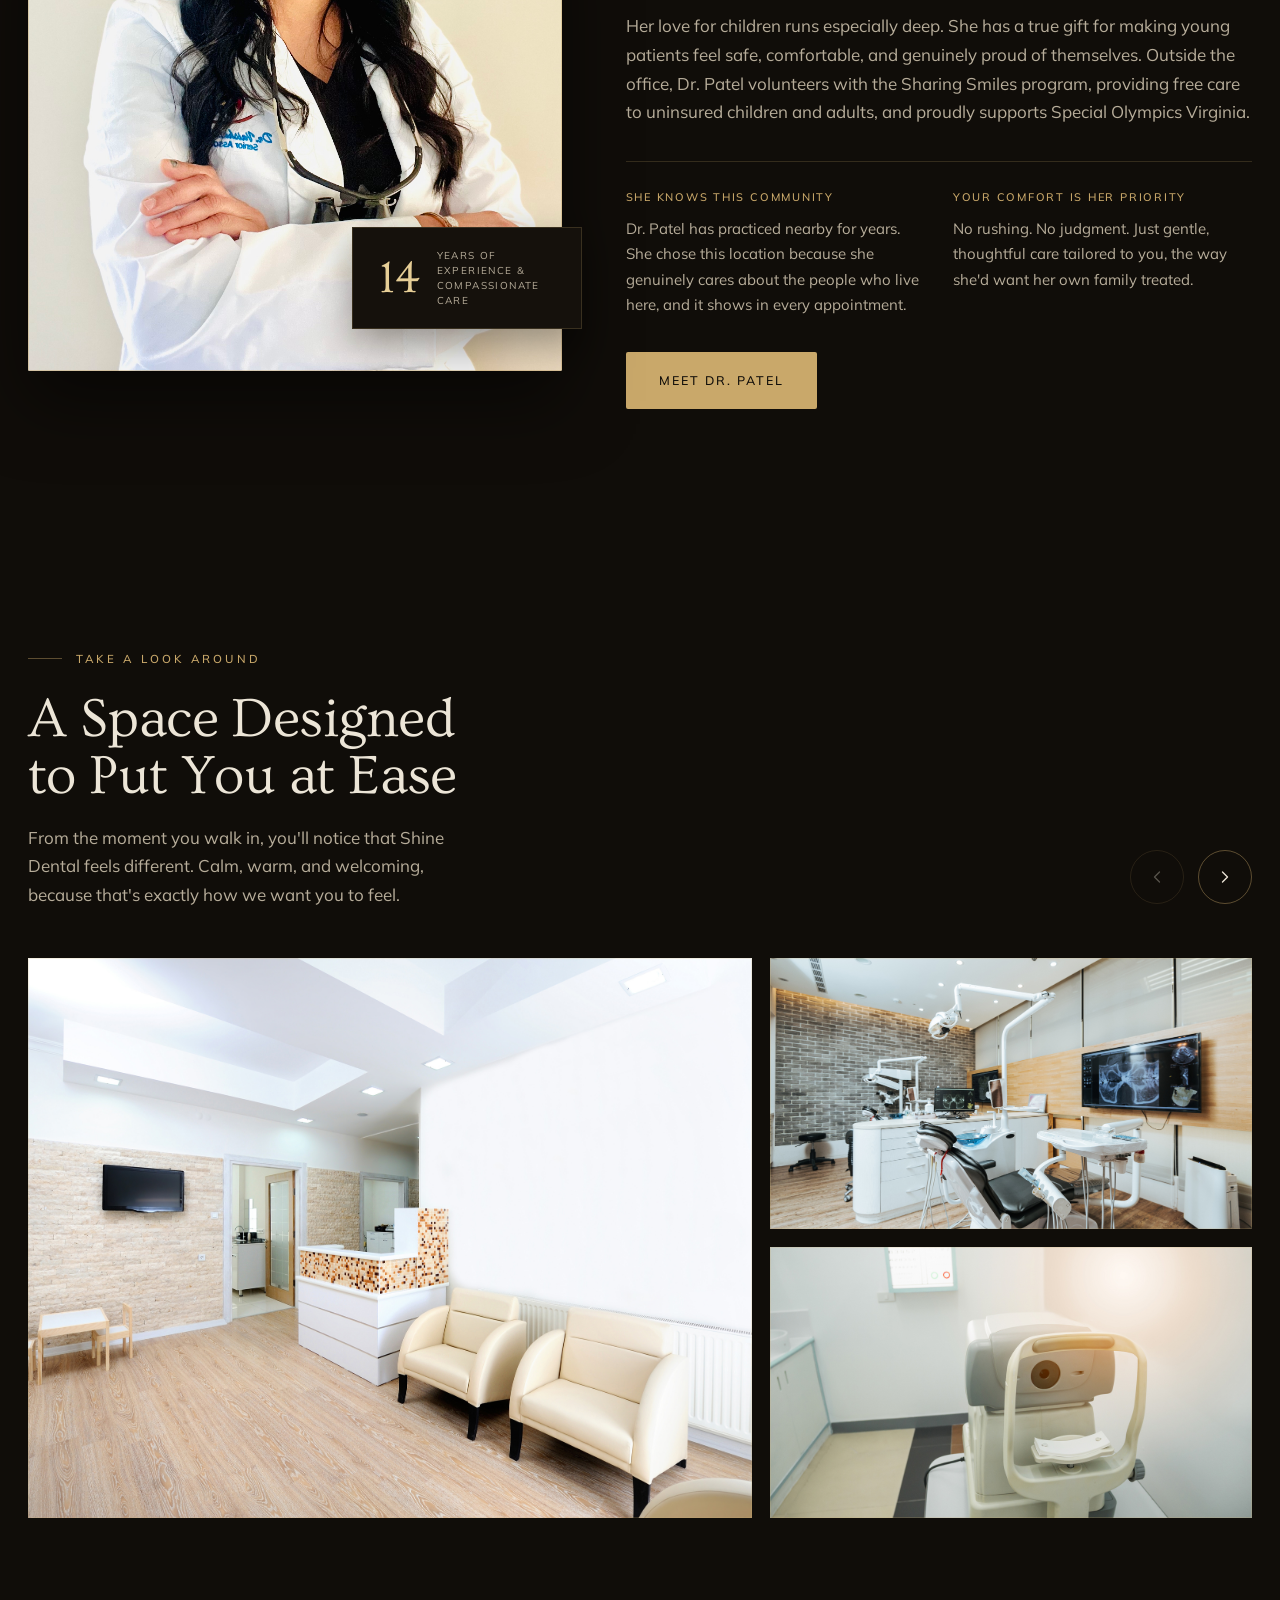
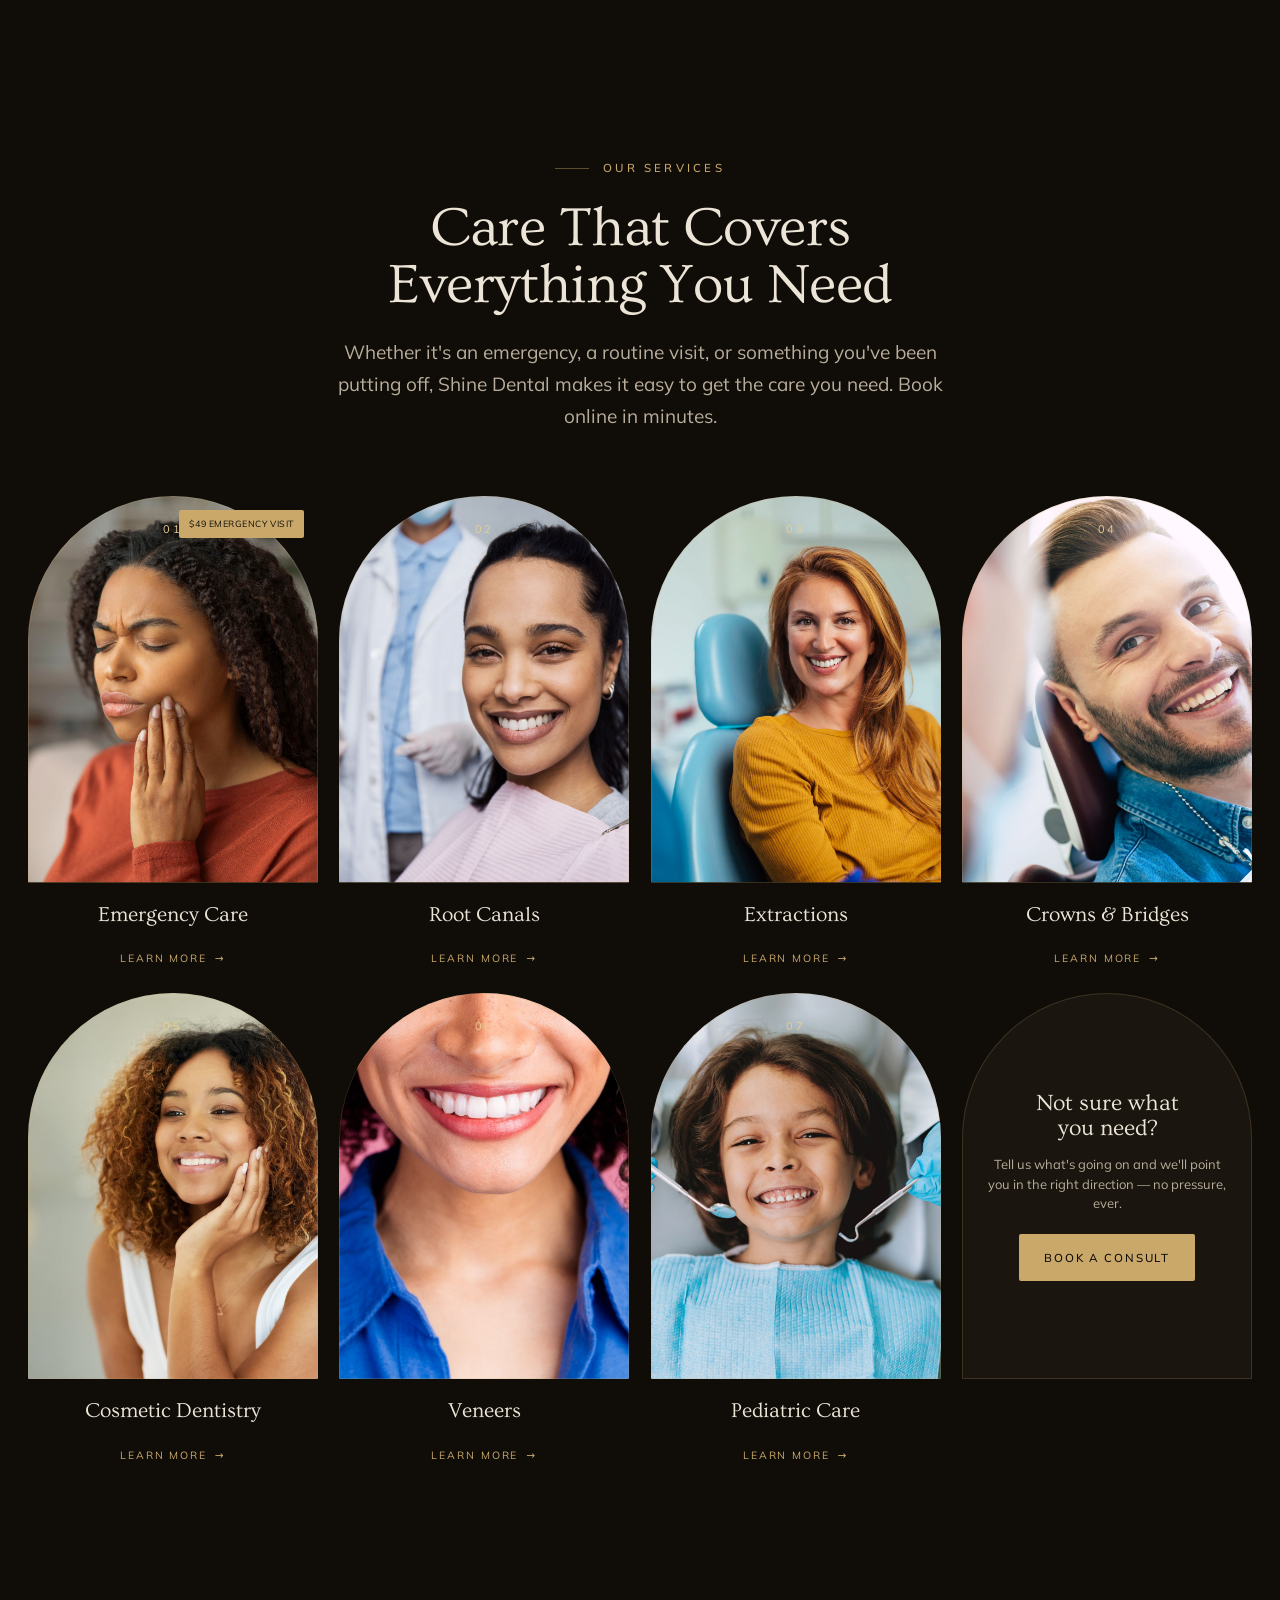
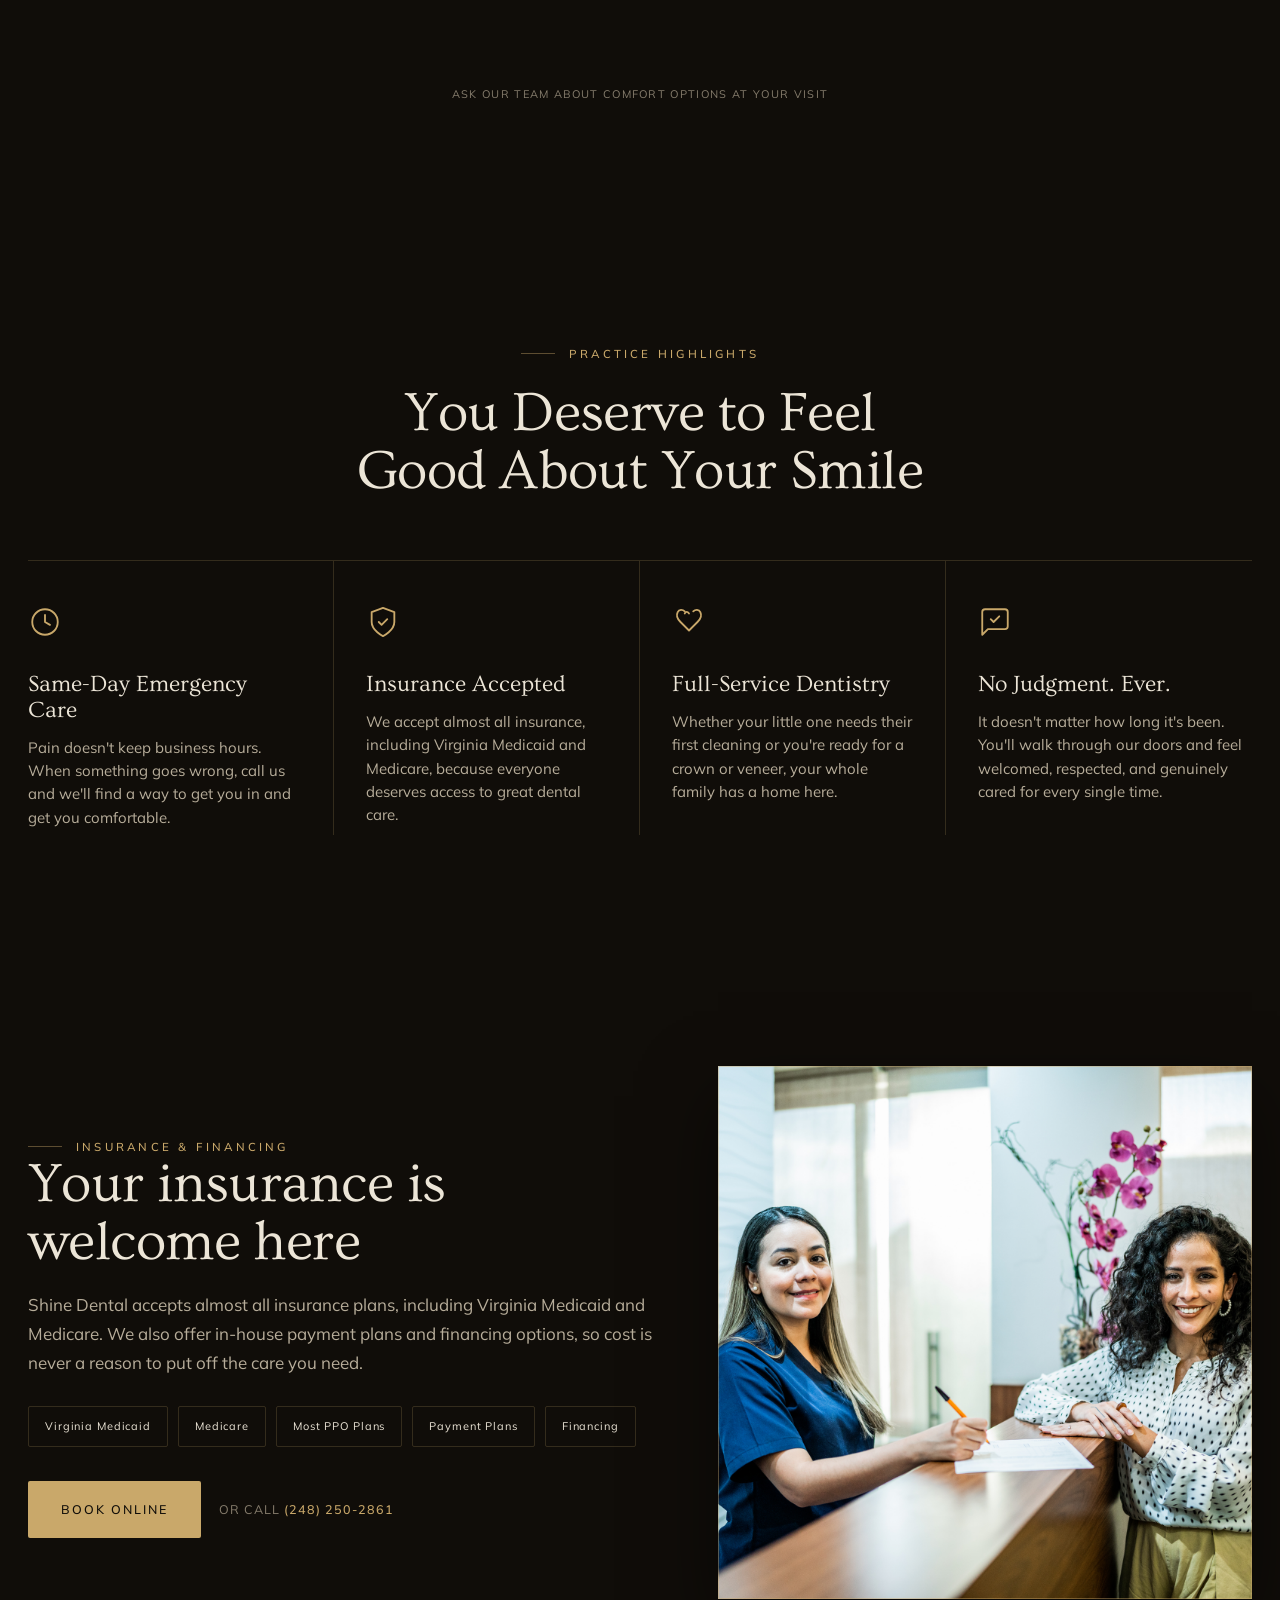
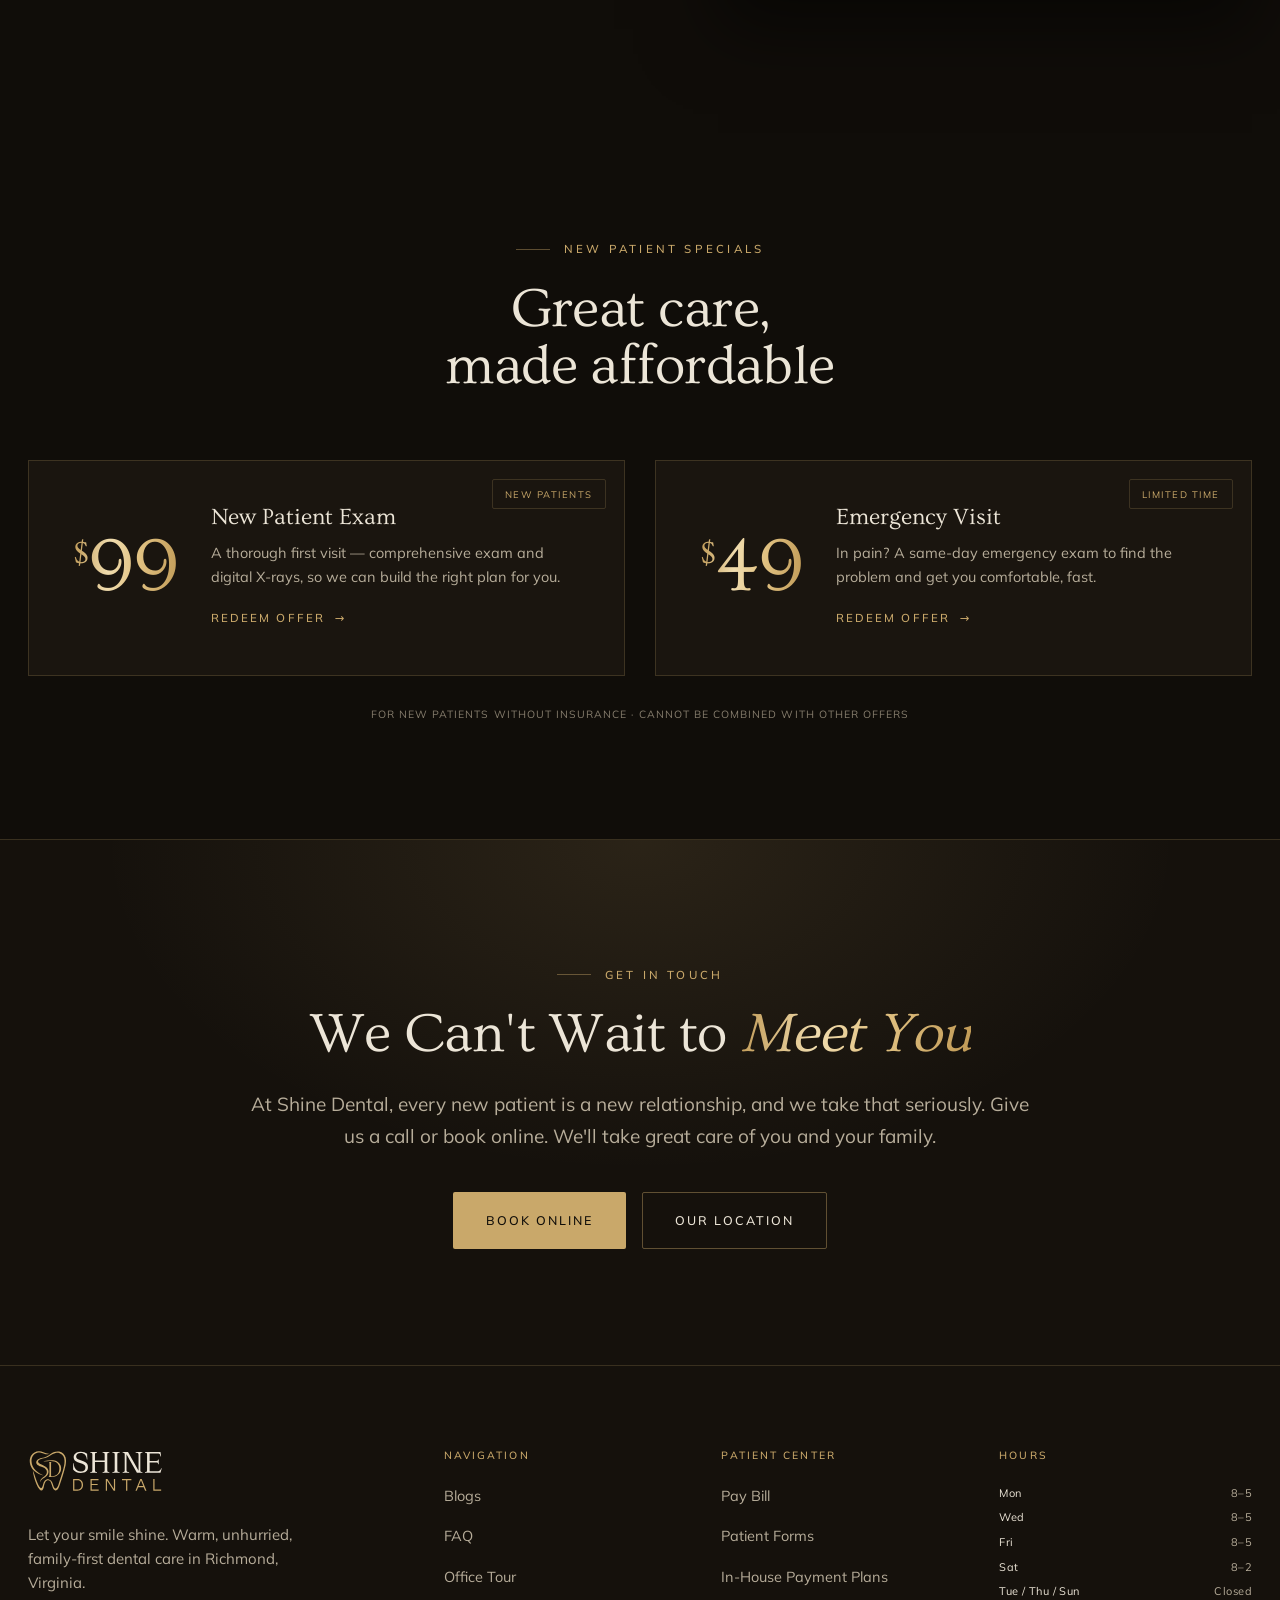
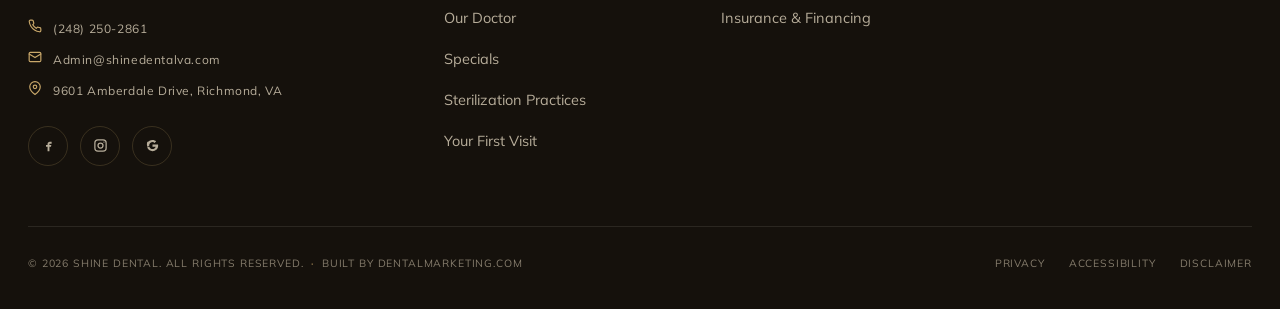
<file: index-full.html>
<!DOCTYPE html>
<html lang="en">
<head>
<meta charset="UTF-8" />
<meta name="viewport" content="width=device-width, initial-scale=1.0" />
<title>Shine Dental — Considered Dentistry in Richmond, Virginia</title>
<link rel="preconnect" href="https://fonts.googleapis.com" />
<link rel="preconnect" href="https://fonts.gstatic.com" crossorigin />
<link href="https://fonts.googleapis.com/css2?family=Ovo&family=Mulish:wght@400;500;600;700&display=swap" rel="stylesheet" />
<link rel="stylesheet" href="styles-v3.css" />
</head>
<body data-accent="gold" data-grain="on" data-hero="full">

<div class="grain" aria-hidden="true"></div>

<!-- ============ UTILITY RAIL ============ -->
<div class="util">
  <span class="mono">New Patients Welcome <span class="gd">·</span> Opening Summer 2026 <span class="gd">·</span> Richmond, Virginia</span>
</div>

<!-- ============ NAV ============ -->
<header class="nav" id="nav">
  <div class="nav-inner">
    <a class="brand" href="#top" aria-label="Shine Dental home"><span class="logo-mark"></span></a>
    <nav class="nav-links">
      <a href="#ethos">About</a>
      <a href="#location">Location</a>
      <a href="#insurance">Insurance</a>
      <a href="#services">Services</a>
    </nav>
    <div class="nav-cta">
      <a class="nav-phone" href="tel:+12482502861"><span class="ic" aria-hidden="true"><svg width="15" height="15" viewBox="0 0 24 24" fill="none" stroke="currentColor" stroke-width="2" stroke-linecap="round" stroke-linejoin="round"><path d="M22 16.92v3a2 2 0 0 1-2.18 2 19.79 19.79 0 0 1-8.63-3.07 19.5 19.5 0 0 1-6-6 19.79 19.79 0 0 1-3.07-8.67A2 2 0 0 1 4.11 2h3a2 2 0 0 1 2 1.72c.13.96.36 1.9.7 2.81a2 2 0 0 1-.45 2.11L8.09 9.91a16 16 0 0 0 6 6l1.27-1.27a2 2 0 0 1 2.11-.45c.91.34 1.85.57 2.81.7A2 2 0 0 1 22 16.92z"/></svg></span>(248) 250-2861</a>
      <a class="btn btn-primary btn-sm" href="#book">Book Online</a>
    </div>
  </div>
</header>

<main id="top">
  <!-- ============ HERO ============ -->
  <section class="hero" data-screen-label="Hero">
    <div class="hero-grid">
      <span class="hero-rail">Shine Dental <span class="gd">·</span> Richmond, VA</span>
      <div class="hero-text reveal">
        <span class="eyebrow"><span class="mono">Let Your Smile Shine</span></span>
        <h1 class="display">Your Trusted Family Dentist in <span class="serif-it foil">Richmond, VA</span></h1>
        <p class="hero-body">We know coming to the dentist isn't always easy. That's why we built a practice where you'll always feel heard, comfortable, and genuinely cared for.</p>
        <div class="hero-actions">
          <a class="btn btn-primary" href="#book">Book Online</a>
          <a class="btn btn-ghost" href="#location">Our Location</a>
        </div>
        <div class="hero-meta">
          <div class="hm"><span class="v">14</span><span class="k">Years of Care</span></div>
          <div class="hm"><span class="v">Same-Day</span><span class="k">Emergency Visits</span></div>
          <div class="hm"><span class="v">All Ages</span><span class="k">Family Welcome</span></div>
        </div>
      </div>
      <div class="hero-media reveal">
        <div class="hero-arch arch" style="background-image:url(assets/hero.jpg)">
          <div class="tag">
            <span class="stars" aria-hidden="true"><svg viewBox="0 0 24 24" fill="currentColor"><path d="M12 2l2.9 6.3 6.9.7-5.1 4.6 1.4 6.8L12 17.8 5.9 20.4l1.4-6.8L2.2 9l6.9-.7z"/></svg><svg viewBox="0 0 24 24" fill="currentColor"><path d="M12 2l2.9 6.3 6.9.7-5.1 4.6 1.4 6.8L12 17.8 5.9 20.4l1.4-6.8L2.2 9l6.9-.7z"/></svg><svg viewBox="0 0 24 24" fill="currentColor"><path d="M12 2l2.9 6.3 6.9.7-5.1 4.6 1.4 6.8L12 17.8 5.9 20.4l1.4-6.8L2.2 9l6.9-.7z"/></svg><svg viewBox="0 0 24 24" fill="currentColor"><path d="M12 2l2.9 6.3 6.9.7-5.1 4.6 1.4 6.8L12 17.8 5.9 20.4l1.4-6.8L2.2 9l6.9-.7z"/></svg><svg viewBox="0 0 24 24" fill="currentColor"><path d="M12 2l2.9 6.3 6.9.7-5.1 4.6 1.4 6.8L12 17.8 5.9 20.4l1.4-6.8L2.2 9l6.9-.7z"/></svg></span>
            <span class="tx">Compassionate,<br />family-first care</span>
          </div>
        </div>
      </div>
    </div>
    <!-- FULL-BLEED variant -->
    <div class="hero-full">
      <div class="hero-full-bg" style="background-image:url(assets/hero.jpg)"></div>
      <div class="hero-full-scrim"></div>
      <div class="hero-full-inner">
        <div class="hero-fc">
          <span class="eyebrow"><span class="mono">Let Your Smile Shine</span></span>
          <h1 class="display">Your Trusted Family Dentist in <span class="serif-it foil">Richmond, VA</span></h1>
          <p class="hero-body">We know coming to the dentist isn't always easy. That's why we built a practice where you'll always feel heard, comfortable, and genuinely cared for.</p>
          <div class="hero-actions">
            <a class="btn btn-primary" href="#book">Book Online</a>
            <a class="btn btn-ghost" href="#location">Our Location</a>
          </div>
        </div>
      </div>
    </div>
  </section>
  <!-- ============ SEALS ============ -->
  <div class="seals" data-screen-label="Seals">
    <div class="seals-inner reveal">
      <span class="seal-label">Proud Members Of</span>
      <div class="seals-logos">
        <span class="assoc-logo ada" aria-label="American Dental Association"></span>
        <span class="assoc-logo vda" aria-label="Virginia Dental Association"></span>
        <span class="assoc-logo ssds" aria-label="Southside Dental Society"></span>
      </div>
    </div>
  </div>
  <!-- ============ MANIFESTO ============ -->
  <section class="section manifesto" data-screen-label="Ethos" id="ethos">
    <span class="brand-motif" aria-hidden="true"></span>
    <div class="wrap reveal">
      <span class="eyebrow center"><span class="mono">About Shine Dental</span></span>
      <p class="quote">With God in our hearts, Shine Dental was founded on a simple belief: every person who walks through our doors deserves to be treated <span class="foil">like family</span>. We listen without judgment, move at your pace, and serve every patient with love, compassion, and genuine care.</p>
      <div class="sig">
        <span class="nm">Welcome to Shine Dental.</span>
        <span class="ro">We are so glad you are here</span>
      </div>
    </div>
  </section>
  <!-- ============ INDEX — what sets us apart ============ -->
  <section class="section" data-screen-label="What Sets Us Apart">
    <div class="wrap">
      <div class="index-head reveal">
        <div class="section-head">
          <span class="eyebrow"><span class="mono">Why Shine</span></span>
          <h2 class="h2" style="margin-top:22px;">What sets us apart</h2>
        </div>
      </div>
      <div class="index-list">
        <div class="index-row reveal">
          <span class="index-num">01</span>
          <span class="index-title">We Lead With Compassion</span>
          <span class="index-text">Every decision we make is guided by care for the people in our chairs. Trust is earned, and we never take it for granted.</span>
        </div>
        <div class="index-row reveal">
          <span class="index-num">02</span>
          <span class="index-title">We Treat Every Patient Like Family</span>
          <span class="index-text">Dr. Patel's philosophy is simple: treat every patient the way she would want her own family treated. Honest, thoughtful, and always in your best interest.</span>
        </div>
        <div class="index-row reveal">
          <span class="index-num">03</span>
          <span class="index-title">We Are Rooted in This Community</span>
          <span class="index-text">We chose this community because we love the people in it. We are committed to making quality dentistry accessible to everyone.</span>
        </div>
        <div class="index-row reveal">
          <span class="index-num">04</span>
          <span class="index-title">We Aspire to Be Your Best Dental Experience</span>
          <span class="index-text">From your first visit to every appointment that follows, we are here to help you feel confident, cared for, and proud of your smile for life.</span>
        </div>
      </div>
    </div>
  </section>
  <!-- ============ MEET DR. PATEL ============ -->
  <section class="section" id="doctor" data-screen-label="Meet Dr. Patel">
    <div class="wrap">
      <div class="split">
        <div class="s-media portrait reveal">
          <div class="portrait-arch arch">
            <img src="assets/dr-patel-coat.jpeg" alt="Dr. Vaishali Patel, DDS" />
          </div>
          <div class="badge">
            <span class="num">14</span>
            <span class="lbl">Years of experience &amp; compassionate care</span>
          </div>
        </div>
        <div class="s-text reveal">
          <span class="eyebrow"><span class="mono">Meet Your Doctor</span></span>
          <h2 class="h2">Meet Dr. Vaishali Patel</h2>
          <p class="doc-tag">A Dentist Who Leads With Heart</p>
          <p class="body" style="margin-top:20px;">With 14 years of experience, Dr. Vaishali Patel has built a reputation for clinical excellence and the kind of compassionate care that stays with you. She has trained and coached fellow dentists, perfected the art of painless procedures, and brings a precision and passion to her work that patients feel from their very first visit.</p>
          <p class="body">Her love for children runs especially deep. She has a true gift for making young patients feel safe, comfortable, and genuinely proud of themselves. Outside the office, Dr. Patel volunteers with the Sharing Smiles program, providing free care to uninsured children and adults, and proudly supports Special Olympics Virginia.</p>
          <div class="doc-subgrid">
            <div><h4>She Knows This Community</h4><p class="body">Dr. Patel has practiced nearby for years. She chose this location because she genuinely cares about the people who live here, and it shows in every appointment.</p></div>
            <div><h4>Your Comfort Is Her Priority</h4><p class="body">No rushing. No judgment. Just gentle, thoughtful care tailored to you, the way she'd want her own family treated.</p></div>
          </div>
          <div class="doc-cta"><a class="btn btn-primary" href="#book">Meet Dr. Patel</a></div>
        </div>
      </div>
    </div>
  </section>
  <!-- ============ TOUR ============ -->
  <section class="section" data-screen-label="Office Tour">
    <div class="wrap">
      <div class="tour-head reveal">
        <div class="section-head">
          <span class="eyebrow"><span class="mono">Take a Look Around</span></span>
          <h2 class="h2" style="margin-top:22px;">A Space Designed<br />to Put You at Ease</h2>
          <p class="body" style="margin-top:18px;max-width:420px;">From the moment you walk in, you'll notice that Shine Dental feels different. Calm, warm, and welcoming, because that's exactly how we want you to feel.</p>
        </div>
        <div class="gallery-nav" aria-label="Gallery navigation">
          <button class="gnav prev" aria-label="Previous images" disabled><svg width="20" height="20" viewBox="0 0 24 24" fill="none" stroke="currentColor" stroke-width="1.6" stroke-linecap="round" stroke-linejoin="round"><path d="M15 18l-6-6 6-6"/></svg></button>
          <button class="gnav next" aria-label="More images"><svg width="20" height="20" viewBox="0 0 24 24" fill="none" stroke="currentColor" stroke-width="1.6" stroke-linecap="round" stroke-linejoin="round"><path d="M9 18l6-6-6-6"/></svg></button>
        </div>
      </div>
      <div class="tour-gallery reveal">
        <div class="tour-img g1" style="background-image:url(assets/tour-reception.jpg)" role="img" aria-label="Reception and waiting area"></div>
        <div class="tour-img" style="background-image:url(assets/tour-treatment.jpg)" role="img" aria-label="Treatment room"></div>
        <div class="tour-img" style="background-image:url(assets/tour-detail.jpg)" role="img" aria-label="Welcoming detail"></div>
      </div>
    </div>
  </section>
  <!-- ============ SERVICES ============ -->
  <section class="section" id="services" data-screen-label="Services">
    <div class="wrap">
      <div class="section-head center reveal">
        <span class="eyebrow center"><span class="mono">Our Services</span></span>
        <h2 class="h2">Care That Covers<br />Everything You Need</h2>
        <p class="lead">Whether it's an emergency, a routine visit, or something you've been putting off, Shine Dental makes it easy to get the care you need. Book online in minutes.</p>
      </div>
      <div class="svc-grid">
        <article class="svc reveal">
          <span class="svc-badge">$49 Emergency Visit</span>
          <div class="svc-img"><div class="svc-bg" style="background-image:url(assets/svc-emergency.jpg)"></div><span class="svc-num">01</span></div>
          <div class="svc-cap"><h3 class="h3">Emergency Care</h3><p class="desc">When you're in pain, waiting isn't an option. We offer same-day appointments, so you get the relief you need, fast.</p><span class="more">Learn More <span class="arw">→</span></span></div>
        </article>
        <article class="svc reveal">
          <div class="svc-img"><div class="svc-bg" style="background-image:url(assets/svc-rootcanals.jpg)"></div><span class="svc-num">02</span></div>
          <div class="svc-cap"><h3 class="h3">Root Canals</h3><p class="desc">Dr. Patel is a root canal specialist, and she's on a mission to change everything you think you know about the procedure. Same-day treatment available.</p><span class="more">Learn More <span class="arw">→</span></span></div>
        </article>
        <article class="svc reveal">
          <div class="svc-img"><div class="svc-bg" style="background-image:url(assets/svc-extractions.jpg)"></div><span class="svc-num">03</span></div>
          <div class="svc-cap"><h3 class="h3">Extractions</h3><p class="desc">Compassionate, gentle tooth removal when it's the right call. Dr. Patel will walk you through every step so you always know what to expect.</p><span class="more">Learn More <span class="arw">→</span></span></div>
        </article>
        <article class="svc reveal">
          <div class="svc-img"><div class="svc-bg" style="background-image:url(assets/svc-crowns.jpg)"></div><span class="svc-num">04</span></div>
          <div class="svc-cap"><h3 class="h3">Crowns &amp; Bridges</h3><p class="desc">Restore the strength and appearance of your smile with porcelain and traditional crown and bridge solutions built to last.</p><span class="more">Learn More <span class="arw">→</span></span></div>
        </article>
        <article class="svc reveal">
          <div class="svc-img"><div class="svc-bg" style="background-image:url(assets/svc-cosmetic.jpg)"></div><span class="svc-num">05</span></div>
          <div class="svc-cap"><h3 class="h3">Cosmetic Dentistry</h3><p class="desc">A smile you love can change the way you see yourself. Dr. Patel offers a range of cosmetic treatments designed to enhance your smile naturally and beautifully.</p><span class="more">Learn More <span class="arw">→</span></span></div>
        </article>
        <article class="svc reveal">
          <div class="svc-img"><div class="svc-bg" style="background-image:url(assets/svc-veneers.jpg)"></div><span class="svc-num">06</span></div>
          <div class="svc-cap"><h3 class="h3">Veneers</h3><p class="desc">Our veneers are crafted to look and feel completely natural, because a smile you're proud of changes everything.</p><span class="more">Learn More <span class="arw">→</span></span></div>
        </article>
        <article class="svc reveal">
          <div class="svc-img"><div class="svc-bg" style="background-image:url(assets/svc-pediatric.jpg)"></div><span class="svc-num">07</span></div>
          <div class="svc-cap"><h3 class="h3">Pediatric Care</h3><p class="desc">Dr. Patel has a true gift with children. She takes her time, follows their lead, and works hard to make sure every kid leaves feeling brave and proud.</p><span class="more">Learn More <span class="arw">→</span></span></div>
        </article>
        <article class="svc consult reveal">
          <div class="svc-consult">
            <h3 class="h3">Not sure what<br />you need?</h3>
            <p>Tell us what's going on and we'll point you in the right direction — no pressure, ever.</p>
            <a class="btn btn-primary btn-sm" href="#book">Book a Consult</a>
          </div>
        </article>
      </div>
    </div>
  </section>
  <!-- ============ LOCATION ============ -->
  <section class="section" id="location" data-screen-label="Location">
    <div class="wrap">
      <div class="loc-grid">
        <div class="loc-text reveal">
          <span class="eyebrow"><span class="mono">Visit Us</span></span>
          <h2 class="h2" style="margin-top:22px;">Serving Families<br />in Richmond, VA</h2>
          <p class="body">Shine Dental is located at 9601 Amberdale Drive, near Rockwood Park at the junction of Hull Street and Courthouse Road. We chose this location because this is our community too, and we're honored to serve it.</p>
          <div class="hours" id="hours">
            <div class="hours-row" data-day="1"><span class="day">Monday</span><span class="hrs">8:00 AM – 5:00 PM</span></div>
            <div class="hours-row closed" data-day="2"><span class="day">Tuesday</span><span class="hrs">Closed</span></div>
            <div class="hours-row" data-day="3"><span class="day">Wednesday</span><span class="hrs">8:00 AM – 5:00 PM</span></div>
            <div class="hours-row closed" data-day="4"><span class="day">Thursday</span><span class="hrs">Closed</span></div>
            <div class="hours-row" data-day="5"><span class="day">Friday</span><span class="hrs">8:00 AM – 5:00 PM</span></div>
            <div class="hours-row" data-day="6"><span class="day">Saturday</span><span class="hrs">8:00 AM – 2:00 PM</span></div>
            <div class="hours-row closed" data-day="0"><span class="day">Sunday</span><span class="hrs">Closed</span></div>
          </div>
          <div class="loc-note">
            <span class="ic" aria-hidden="true"><svg width="18" height="18" viewBox="0 0 24 24" fill="none" stroke="currentColor" stroke-width="1.8" stroke-linecap="round" stroke-linejoin="round"><path d="M21 10c0 7-9 13-9 13s-9-6-9-13a9 9 0 0 1 18 0z"/><circle cx="12" cy="10" r="3"/></svg></span>
            <span>Free parking on site. Easy to find, even easier to walk into.</span>
          </div>
          <div class="loc-actions"><a class="btn btn-ghost" href="https://maps.google.com/?q=9601+Amberdale+Dr+Richmond+VA+23236" target="_blank" rel="noopener">Get Directions</a></div>
        </div>
        <div class="loc-map reveal">
          <iframe title="Map of Shine Dental, 9601 Amberdale Drive, Richmond, VA 23236" src="https://www.google.com/maps?q=9601+Amberdale+Drive,+Richmond,+VA+23236&output=embed" loading="lazy" referrerpolicy="no-referrer-when-downgrade" allowfullscreen></iframe>
        </div>
      </div>
    </div>
  </section>
  <!-- ============ EXPERIENCE ============ -->
  <section class="section" id="experience" data-screen-label="The Experience">
    <div class="wrap">
      <div class="section-head center reveal">
        <span class="eyebrow center"><span class="mono">The Shine Experience</span></span>
        <h2 class="h2">Comfort, thoughtfully<br />built in</h2>
        <p class="lead">We've reimagined what a dental visit can feel like. Settle in, and let us take care of the details.</p>
      </div>
      <div class="xp-grid reveal">
        <div class="xp-item">
          <div class="xp-ic"><svg width="34" height="34" viewBox="0 0 24 24" fill="none" stroke="currentColor" stroke-width="1.3" stroke-linecap="round" stroke-linejoin="round"><path d="M4 16V7a3 3 0 0 1 3-3h10a3 3 0 0 1 3 3v9"/><path d="M2 16h20v3a1 1 0 0 1-1 1H3a1 1 0 0 1-1-1z"/></svg></div>
          <h4>Cozy Blankets</h4><p>Warm up &amp; relax</p>
        </div>
        <div class="xp-item">
          <div class="xp-ic"><svg width="34" height="34" viewBox="0 0 24 24" fill="none" stroke="currentColor" stroke-width="1.3" stroke-linecap="round" stroke-linejoin="round"><path d="M3 14v-2a9 9 0 0 1 18 0v2"/><rect x="2" y="14" width="4" height="7" rx="1.5"/><rect x="18" y="14" width="4" height="7" rx="1.5"/></svg></div>
          <h4>Headphones</h4><p>Tune out, ease in</p>
        </div>
        <div class="xp-item">
          <div class="xp-ic"><svg width="34" height="34" viewBox="0 0 24 24" fill="none" stroke="currentColor" stroke-width="1.3" stroke-linecap="round" stroke-linejoin="round"><rect x="2" y="3" width="20" height="14" rx="2"/><path d="M8 21h8M12 17v4"/></svg></div>
          <h4>Overhead TV</h4><p>Your favorite show</p>
        </div>
        <div class="xp-item">
          <div class="xp-ic"><svg width="34" height="34" viewBox="0 0 24 24" fill="none" stroke="currentColor" stroke-width="1.3" stroke-linecap="round" stroke-linejoin="round"><path d="M18 8h1a3 3 0 0 1 0 6h-1"/><path d="M2 8h16v5a4 4 0 0 1-4 4H6a4 4 0 0 1-4-4z"/><path d="M6 1v3M10 1v3M14 1v3"/></svg></div>
          <h4>Beverage Bar</h4><p>Coffee &amp; refreshments</p>
        </div>
      </div>
      <p class="xp-note">Ask our team about comfort options at your visit</p>
    </div>
  </section>
  <!-- ============ PRACTICE HIGHLIGHTS ============ -->
  <section class="section" data-screen-label="Practice Highlights">
    <div class="wrap">
      <div class="section-head center reveal">
        <span class="eyebrow center"><span class="mono">Practice Highlights</span></span>
        <h2 class="h2">You Deserve to Feel<br />Good About Your Smile</h2>
      </div>
      <div class="hl-grid">
        <div class="hl-item reveal">
          <div class="hl-ic"><svg width="34" height="34" viewBox="0 0 24 24" fill="none" stroke="currentColor" stroke-width="1.3" stroke-linecap="round" stroke-linejoin="round"><circle cx="12" cy="12" r="9"/><path d="M12 7v5l3.5 2"/></svg></div>
          <h3 class="h3">Same-Day Emergency Care</h3>
          <p>Pain doesn't keep business hours. When something goes wrong, call us and we'll find a way to get you in and get you comfortable.</p>
        </div>
        <div class="hl-item reveal">
          <div class="hl-ic"><svg width="34" height="34" viewBox="0 0 24 24" fill="none" stroke="currentColor" stroke-width="1.3" stroke-linecap="round" stroke-linejoin="round"><path d="M12 22s8-4 8-10V5l-8-3-8 3v7c0 6 8 10 8 10z"/><path d="m9 12 2 2 4-4"/></svg></div>
          <h3 class="h3">Insurance Accepted</h3>
          <p>We accept almost all insurance, including Virginia Medicaid and Medicare, because everyone deserves access to great dental care.</p>
        </div>
        <div class="hl-item reveal">
          <div class="hl-ic"><svg width="34" height="34" viewBox="0 0 24 24" fill="none" stroke="currentColor" stroke-width="1.3" stroke-linecap="round" stroke-linejoin="round"><path d="M9 4.5C7.5 3 5 3 4 5c-1.2 2.4 0 5 2 7l6 6 6-6c2-2 3.2-4.6 2-7-1-2-3.5-2-5-.5"/><path d="M12 6c-1-1.5-2.5-1.5-3 0"/></svg></div>
          <h3 class="h3">Full-Service Dentistry</h3>
          <p>Whether your little one needs their first cleaning or you're ready for a crown or veneer, your whole family has a home here.</p>
        </div>
        <div class="hl-item reveal">
          <div class="hl-ic"><svg width="34" height="34" viewBox="0 0 24 24" fill="none" stroke="currentColor" stroke-width="1.3" stroke-linecap="round" stroke-linejoin="round"><path d="M21 15a2 2 0 0 1-2 2H7l-4 4V5a2 2 0 0 1 2-2h14a2 2 0 0 1 2 2z"/><path d="m9 10 2 2 4-4"/></svg></div>
          <h3 class="h3">No Judgment. Ever.</h3>
          <p>It doesn't matter how long it's been. You'll walk through our doors and feel welcomed, respected, and genuinely cared for every single time.</p>
        </div>
      </div>
    </div>
  </section>
  <!-- ============ INSURANCE ============ -->
  <section class="section" id="insurance" data-screen-label="Insurance">
    <div class="wrap">
      <div class="split rev">
        <div class="s-media reveal">
          <div class="ins-arch">
            <img src="assets/insurance.jpg" alt="Welcoming front-desk moment at Shine Dental" />
          </div>
        </div>
        <div class="s-text reveal">
          <span class="eyebrow"><span class="mono">Insurance &amp; Financing</span></span>
          <h2 class="h2">Your insurance is<br />welcome here</h2>
          <p class="body">Shine Dental accepts almost all insurance plans, including Virginia Medicaid and Medicare. We also offer in-house payment plans and financing options, so cost is never a reason to put off the care you need.</p>
          <div class="ins-list">
            <span class="chip">Virginia Medicaid</span>
            <span class="chip">Medicare</span>
            <span class="chip">Most PPO Plans</span>
            <span class="chip">Payment Plans</span>
            <span class="chip">Financing</span>
          </div>
          <div class="ins-actions">
            <a class="btn btn-primary" href="#book">Book Online</a>
            <span class="or">or call <a href="tel:+12482502861">(248) 250-2861</a></span>
          </div>
        </div>
      </div>
    </div>
  </section>
  <!-- ============ OFFERS ============ -->
  <section class="section" id="offers" data-screen-label="Special Offers">
    <div class="wrap">
      <div class="section-head center reveal">
        <span class="eyebrow center"><span class="mono">New Patient Specials</span></span>
        <h2 class="h2">Great care,<br />made affordable</h2>
      </div>
      <div class="offers-grid">
        <div class="offer reveal">
          <span class="ribbon">New Patients</span>
          <div class="offer-price foil"><span class="cur">$</span>99</div>
          <div>
            <h3 class="h3">New Patient Exam</h3>
            <p>A thorough first visit — comprehensive exam and digital X-rays, so we can build the right plan for you.</p>
            <a class="link-cta" href="#book">Redeem Offer <span class="arw">→</span></a>
          </div>
        </div>
        <div class="offer reveal">
          <span class="ribbon">Limited Time</span>
          <div class="offer-price foil"><span class="cur">$</span>49</div>
          <div>
            <h3 class="h3">Emergency Visit</h3>
            <p>In pain? A same-day emergency exam to find the problem and get you comfortable, fast.</p>
            <a class="link-cta" href="#book">Redeem Offer <span class="arw">→</span></a>
          </div>
        </div>
      </div>
      <p class="offers-note">For new patients without insurance · Cannot be combined with other offers</p>
    </div>
  </section>
  <!-- ============ BOOK CTA ============ -->
  <section class="section book" id="book" data-screen-label="Book">
    <div class="wrap reveal">
      <span class="eyebrow center"><span class="mono">Get In Touch</span></span>
      <h2 class="h2">We Can't Wait to <span class="foil">Meet You</span></h2>
      <p>At Shine Dental, every new patient is a new relationship, and we take that seriously. Give us a call or book online. We'll take great care of you and your family.</p>
      <div class="hero-actions">
        <a class="btn btn-primary" href="tel:+12482502861">Book Online</a>
        <a class="btn btn-ghost" href="#location">Our Location</a>
      </div>
    </div>
  </section>

</main>

<!-- ============ FOOTER ============ -->
<footer class="footer" data-screen-label="Footer">
  <div class="footer-top">
    <div class="footer-brand">
      <span class="logo-mark"></span>
      <p>Let your smile shine. Warm, unhurried, family-first dental care in Richmond, Virginia.</p>
      <div class="footer-contact">
        <a href="tel:+12482502861"><span class="ic" aria-hidden="true"><svg width="14" height="14" viewBox="0 0 24 24" fill="none" stroke="currentColor" stroke-width="2" stroke-linecap="round" stroke-linejoin="round"><path d="M22 16.92v3a2 2 0 0 1-2.18 2 19.79 19.79 0 0 1-8.63-3.07 19.5 19.5 0 0 1-6-6 19.79 19.79 0 0 1-3.07-8.67A2 2 0 0 1 4.11 2h3a2 2 0 0 1 2 1.72c.13.96.36 1.9.7 2.81a2 2 0 0 1-.45 2.11L8.09 9.91a16 16 0 0 0 6 6l1.27-1.27a2 2 0 0 1 2.11-.45c.91.34 1.85.57 2.81.7A2 2 0 0 1 22 16.92z"/></svg></span>(248) 250-2861</a>
        <a href="mailto:Admin@shinedentalva.com"><span class="ic" aria-hidden="true"><svg width="14" height="14" viewBox="0 0 24 24" fill="none" stroke="currentColor" stroke-width="2" stroke-linecap="round" stroke-linejoin="round"><rect x="2" y="4" width="20" height="16" rx="2"/><path d="m22 7-10 6L2 7"/></svg></span>Admin@shinedentalva.com</a>
        <a href="https://maps.google.com/?q=9601+Amberdale+Dr+Richmond+VA+23236" target="_blank" rel="noopener"><span class="ic" aria-hidden="true"><svg width="14" height="14" viewBox="0 0 24 24" fill="none" stroke="currentColor" stroke-width="2" stroke-linecap="round" stroke-linejoin="round"><path d="M21 10c0 7-9 13-9 13s-9-6-9-13a9 9 0 0 1 18 0z"/><circle cx="12" cy="10" r="3"/></svg></span>9601 Amberdale Drive, Richmond, VA</a>
      </div>
      <div class="footer-social">
        <a href="#" aria-label="Facebook"><svg width="15" height="15" viewBox="0 0 24 24" fill="currentColor"><path d="M14 9h3V6h-3c-2 0-3.5 1.5-3.5 3.5V11H8v3h2.5v7h3v-7H16l.5-3h-3V9.5c0-.3.2-.5.5-.5z"/></svg></a>
        <a href="#" aria-label="Instagram"><svg width="15" height="15" viewBox="0 0 24 24" fill="none" stroke="currentColor" stroke-width="2"><rect x="3" y="3" width="18" height="18" rx="5"/><circle cx="12" cy="12" r="4"/><circle cx="17.5" cy="6.5" r="1" fill="currentColor" stroke="none"/></svg></a>
        <a href="#" aria-label="Google"><svg width="15" height="15" viewBox="0 0 24 24" fill="currentColor"><path d="M21 12.2c0-.6-.1-1.2-.2-1.7H12v3.4h5c-.2 1.1-.9 2-1.9 2.7v2.2h3C19.8 17.1 21 14.9 21 12.2z"/><path d="M12 21c2.4 0 4.5-.8 6-2.2l-3-2.2c-.8.6-1.9.9-3 .9-2.3 0-4.3-1.5-5-3.7H3.9v2.3C5.4 19 8.5 21 12 21z"/><path d="M7 11.8c-.2-.6-.3-1.2-.3-1.8s.1-1.2.3-1.8V5.9H3.9C3.3 7.1 3 8.5 3 10s.3 2.9.9 4.1z"/><path d="M12 6.5c1.3 0 2.4.4 3.3 1.3l2.5-2.5C16.5 3.9 14.4 3 12 3 8.5 3 5.4 5 3.9 7.9L7 10.2c.7-2.2 2.7-3.7 5-3.7z"/></svg></a>
      </div>
    </div>
    <div class="footer-col">
      <h4>Navigation</h4>
      <ul>
        <li><a href="#">Blogs</a></li>
        <li><a href="#">FAQ</a></li>
        <li><a href="#">Office Tour</a></li>
        <li><a href="#doctor">Our Doctor</a></li>
        <li><a href="#offers">Specials</a></li>
        <li><a href="#">Sterilization Practices</a></li>
        <li><a href="#">Your First Visit</a></li>
      </ul>
    </div>
    <div class="footer-col">
      <h4>Patient Center</h4>
      <ul>
        <li><a href="#">Pay Bill</a></li>
        <li><a href="#">Patient Forms</a></li>
        <li><a href="#insurance">In-House Payment Plans</a></li>
        <li><a href="#insurance">Insurance &amp; Financing</a></li>
      </ul>
    </div>
    <div class="footer-col footer-hours">
      <h4>Hours</h4>
      <div class="hr"><span>Mon</span><span>8–5</span></div>
      <div class="hr"><span>Wed</span><span>8–5</span></div>
      <div class="hr"><span>Fri</span><span>8–5</span></div>
      <div class="hr"><span>Sat</span><span>8–2</span></div>
      <div class="hr"><span>Tue / Thu / Sun</span><span>Closed</span></div>
    </div>
  </div>
  <div class="footer-bottom">
    <span>© 2026 Shine Dental. All Rights Reserved. <span class="sepd">·</span> Built by DentalMarketing.com</span>
    <div class="fb-links">
      <a href="#">Privacy</a>
      <a href="#">Accessibility</a>
      <a href="#">Disclaimer</a>
    </div>
  </div>
</footer>

<script>window.__SHINE_FORCE_HERO='full';</script>
<script src="assoc-logos.js"></script>
<script src="app-v3.js"></script>
<script>document.body.setAttribute('data-hero','full');</script>
</body>
</html>
</file>
<file: styles-v3.css>
/* ============================================================
   SHINE DENTAL — v3 "Noir & Brass"
   Luxury-hospitality dental. Warm near-black + champagne gold foil.
   Type: Bodoni Moda (Didone display) · Spline Sans Mono (labels)
         · Hanken Grotesk (body)
   Brand shades (from brand guide) flipped onto a dark canvas.
   ============================================================ */

:root{
  --noir:#100D09;          /* warm near-black base */
  --noir-2:#15110C;
  --panel:#1A150F;         /* elevated surface */
  --panel-2:#211B13;
  --panel-3:#282117;
  --gold:#C9A86A;          /* champagne brass */
  --gold-bright:#E6CE96;
  --gold-deep:#9C7C42;
  --gold-foil-a:#F0DCAE;
  --gold-foil-b:#C09A56;
  --gold-foil-c:#E3C485;
  --cream:#ECE5D7;         /* primary text on dark */
  --cream-dim:#B7AD9A;     /* secondary */
  --muted:#857C6C;         /* tertiary / mono labels */
  --line:rgba(201,168,106,.20);     /* gold hairline */
  --line-soft:rgba(236,229,215,.10);
  --line-strong:rgba(201,168,106,.42);

  --shadow-md:0 30px 70px rgba(0,0,0,.5);
  --shadow-sm:0 16px 40px rgba(0,0,0,.4);

  --maxw:1280px;
  --pad:max(28px, calc((100vw - var(--maxw)) / 2));
  --gut:clamp(28px,5vw,72px);

  --font-display:"Ovo", Georgia, serif;
  --font-mono:"Mulish", system-ui, -apple-system, sans-serif;
  --font-sans:"Mulish", system-ui, -apple-system, sans-serif;

  --ease:cubic-bezier(.16,1,.3,1);
}

/* accent tweak hooks (same shade family, shifted hue) */
[data-accent="rose"]{ --gold:#C99A8A; --gold-bright:#E6C0B2; --gold-deep:#9C6657; --gold-foil-a:#F0CcBE; --gold-foil-b:#C08A78; --gold-foil-c:#E0AE9C; --line:rgba(201,154,138,.22); --line-strong:rgba(201,154,138,.44); }
[data-accent="jade"]{ --gold:#8FB39C; --gold-bright:#BFD8C8; --gold-deep:#5E7E6B; --gold-foil-a:#CFE6D8; --gold-foil-b:#7DA38C; --gold-foil-c:#A9CBB8; --line:rgba(143,179,156,.22); --line-strong:rgba(143,179,156,.44); }

*{ box-sizing:border-box; margin:0; padding:0; }
html{ scroll-behavior:smooth; scroll-padding-top:104px; }
body{
  font-family:var(--font-sans);
  color:var(--cream);
  background:var(--noir);
  font-size:17px; line-height:1.7; font-weight:400;
  -webkit-font-smoothing:antialiased; text-rendering:optimizeLegibility;
  overflow-x:hidden;
}
img{ display:block; max-width:100%; }
a{ color:inherit; text-decoration:none; }
::selection{ background:var(--gold); color:var(--noir); }

/* film-grain overlay (fixed, very subtle) */
.grain{
  position:fixed; inset:0; z-index:1; pointer-events:none; opacity:.05; mix-blend-mode:overlay;
  background-image:url("data:image/svg+xml,%3Csvg xmlns='http://www.w3.org/2000/svg' width='160' height='160'%3E%3Cfilter id='n'%3E%3CfeTurbulence type='fractalNoise' baseFrequency='.85' numOctaves='3' stitchTiles='stitch'/%3E%3C/filter%3E%3Crect width='100%25' height='100%25' filter='url(%23n)'/%3E%3C/svg%3E");
}
[data-grain="off"] .grain{ display:none; }

/* ---------- type primitives ---------- */
.mono{
  font-family:var(--font-mono); font-weight:500;
  font-size:11.5px; letter-spacing:.28em; text-transform:uppercase; color:var(--gold);
}
.eyebrow{ display:inline-flex; align-items:center; gap:14px; }
.eyebrow .mono{ color:var(--gold); white-space:nowrap; }
.eyebrow::before{ content:""; width:34px; height:1px; background:var(--line-strong); }
.eyebrow.center{ justify-content:center; }

h1,h2,h3,h4{ font-family:var(--font-display); font-weight:500; color:var(--cream); line-height:1.04; }
.display{ font-size:clamp(46px, 6.6vw, 102px); font-weight:500; line-height:.98; letter-spacing:-.015em; }
.h2{ font-size:clamp(34px, 4.4vw, 62px); font-weight:500; letter-spacing:-.01em; line-height:1.02; }
.h3{ font-size:clamp(22px, 2vw, 30px); font-weight:500; line-height:1.12; }
.serif-it{ font-style:italic; }
.lead{ font-size:19px; line-height:1.68; color:var(--cream-dim); font-weight:400; }
p.body{ color:var(--cream-dim); }

.foil{
  background:linear-gradient(95deg, var(--gold-foil-b) 0%, var(--gold-foil-a) 34%, var(--gold-foil-c) 58%, var(--gold-foil-b) 100%);
  -webkit-background-clip:text; background-clip:text; -webkit-text-fill-color:transparent; color:transparent;
}

/* ---------- layout ---------- */
.section{ padding:clamp(88px,9vw,140px) var(--pad); position:relative; z-index:2; }
.section.tight{ padding:clamp(88px,9vw,140px) var(--pad); }
.wrap{ max-width:var(--maxw); margin:0 auto; width:100%; }
.center{ text-align:center; }
.section-head{ max-width:660px; }
.section-head.center{ margin:0 auto; }
.section-head .h2{ margin-top:22px; }
.section-head p{ margin-top:22px; }
.rule{ height:1px; background:var(--line); border:0; }

/* ---------- buttons ---------- */
.btn{
  display:inline-flex; align-items:center; justify-content:center; gap:11px;
  font-family:var(--font-mono); font-weight:500; font-size:12.5px; letter-spacing:.16em; text-transform:uppercase;
  padding:17px 32px; cursor:pointer; border:1px solid transparent; border-radius:2px;
  transition:transform .4s var(--ease), background .3s, color .3s, border-color .3s, box-shadow .4s;
  white-space:nowrap;
}
.btn:hover{ transform:translateY(-2px); }
.btn-primary{ background:var(--gold); color:var(--noir); }
.btn-primary:hover{ background:var(--gold-bright); box-shadow:0 14px 34px rgba(201,168,106,.26); }
.btn-ghost{ background:transparent; color:var(--cream); border-color:var(--line-strong); }
.btn-ghost:hover{ border-color:var(--gold); color:var(--gold-bright); }
.btn-sm{ padding:13px 24px; font-size:11.5px; }
.link-cta{
  font-family:var(--font-mono); font-weight:500; font-size:11.5px; letter-spacing:.18em; text-transform:uppercase;
  color:var(--gold); display:inline-flex; align-items:center; gap:10px; white-space:nowrap;
}
.link-cta .arw{ transition:transform .35s var(--ease); }
.link-cta:hover .arw{ transform:translateX(6px); }

/* arch / portal mask */
.arch{ border-radius:1000px 1000px 6px 6px; overflow:hidden; }

/* ============================================================
   UTILITY RAIL + NAV
   ============================================================ */
.util{
  position:relative; z-index:30;
  background:var(--noir-2); border-bottom:1px solid var(--line-soft);
  display:flex; align-items:center; justify-content:center; gap:18px;
  padding:9px 16px;
}
.util .mono{ color:var(--muted); font-size:10.5px; letter-spacing:.24em; white-space:nowrap; }
.util .mono .gd{ color:var(--gold); }

.nav{
  position:sticky; top:0; z-index:50;
  background:rgba(16,13,9,.7); backdrop-filter:saturate(140%) blur(16px);
  border-bottom:1px solid transparent; transition:border-color .4s, background .4s;
}
.nav.scrolled{ border-bottom-color:var(--line); background:rgba(16,13,9,.92); }
.nav-inner{ max-width:var(--maxw); margin:0 auto; display:flex; align-items:center; justify-content:space-between; padding:20px 0; gap:28px; }
.nav{ padding:0 var(--pad); }
.brand{ display:flex; align-items:center; }
.logo-mark{ display:inline-block; height:44px; width:auto; line-height:0; }
.logo-mark svg{ height:100%; width:auto; display:block; }
.logo-mark .cls-1{ fill:var(--cream); }
.logo-mark .cls-2{ fill:var(--gold); }
.nav-links{ display:flex; align-items:center; gap:38px; }
.nav-links a{ font-family:var(--font-mono); font-size:13.5px; letter-spacing:.16em; text-transform:uppercase; color:var(--cream-dim); position:relative; padding:5px 0; transition:color .3s; white-space:nowrap; }
.nav-links a::after{ content:""; position:absolute; left:0; bottom:0; width:0; height:1px; background:var(--gold); transition:width .35s var(--ease); }
.nav-links a:hover{ color:var(--cream); } .nav-links a:hover::after{ width:100%; }
.nav-cta{ display:flex; align-items:center; gap:22px; }
.nav-phone{ font-family:var(--font-mono); font-weight:500; font-size:13px; letter-spacing:.1em; color:var(--cream); display:flex; align-items:center; gap:9px; white-space:nowrap; }
.nav-phone .ic{ color:var(--gold); display:inline-flex; align-items:center; }

/* ============================================================
   HERO
   ============================================================ */
.hero{ position:relative; z-index:2; padding:clamp(40px,5vw,64px) var(--pad) clamp(60px,7vw,104px); }

/* ---- full-bleed hero variant (toggled via Tweaks) ---- */
.hero-full{ display:none; }
body[data-hero="full"] .hero{ padding:0; }
body[data-hero="full"] .hero-grid{ display:none; }
body[data-hero="full"] .hero-full{
  display:flex; position:relative; min-height:min(90vh,840px); align-items:center; isolation:isolate;
  padding-left:var(--pad); padding-right:var(--pad);
}
.hero-full-bg{ position:absolute; inset:0; z-index:0; background:#100D09 center/cover no-repeat; }
.hero-full-scrim{ position:absolute; inset:0; z-index:1; pointer-events:none;
  background:
    linear-gradient(90deg, rgba(16,13,9,.9) 0%, rgba(16,13,9,.6) 40%, rgba(16,13,9,.14) 72%, rgba(16,13,9,.36) 100%),
    linear-gradient(180deg, rgba(16,13,9,.5) 0%, rgba(16,13,9,0) 26%, rgba(16,13,9,.62) 100%);
}
.hero-full-inner{ position:relative; z-index:2; max-width:var(--maxw); margin:0 auto; width:100%; }
.hero-full .hero-fc{ max-width:840px; }
.hero-full .eyebrow .mono{ color:var(--gold-bright); }
.hero-full .eyebrow::before{ background:var(--gold-bright); }
.hero-full h1{ color:var(--cream); margin-top:28px; font-size:clamp(40px,4.8vw,82px); }
.hero-full .hero-body{ color:var(--cream-dim); font-size:19.5px; line-height:1.66; margin-top:28px; max-width:520px; }
.hero-full .hero-actions{ display:flex; gap:16px; margin-top:40px; flex-wrap:wrap; }
.hero-grid{ max-width:var(--maxw); margin:0 auto; display:grid; grid-template-columns:1.06fr .94fr; gap:var(--gut); align-items:center; }
.hero-rail{ display:none; position:absolute; left:24px; top:50%; transform:translateY(-50%) rotate(180deg); writing-mode:vertical-rl; font-family:var(--font-mono); font-size:10.5px; letter-spacing:.34em; text-transform:uppercase; color:var(--muted); }
@media (min-width:1380px){ .hero-rail{ display:block; } }
.hero-rail .gd{ color:var(--gold); }
.hero-text{ position:relative; }
.hero-text .eyebrow{ margin-bottom:30px; }
.hero h1{ color:var(--cream); }
.hero h1 .serif-it{ color:var(--cream); }
.hero-body{ color:var(--cream-dim); font-size:19.5px; line-height:1.66; margin-top:30px; max-width:480px; }
.hero-actions{ display:flex; gap:16px; margin-top:42px; flex-wrap:wrap; }
.hero-meta{ display:flex; gap:38px; margin-top:54px; padding-top:30px; border-top:1px solid var(--line); }
.hero-meta .hm{ display:flex; flex-direction:column; gap:5px; }
.hero-meta .hm .v{ font-family:var(--font-display); font-size:34px; color:var(--gold-bright); line-height:1; }
.hero-meta .hm .k{ font-family:var(--font-mono); font-size:10px; letter-spacing:.2em; text-transform:uppercase; color:var(--muted); }
.hero-media{ position:relative; }
.hero-arch{ position:relative; aspect-ratio:4/5; background:var(--panel) center/cover no-repeat; box-shadow:var(--shadow-md); }
.hero-arch::after{ content:""; position:absolute; inset:0; border-radius:inherit; box-shadow:inset 0 0 0 1px var(--line-strong); pointer-events:none; }
.hero-arch .tag{ position:absolute; left:-22px; bottom:40px; background:var(--noir-2); border:1px solid var(--line); padding:16px 22px; display:flex; align-items:center; gap:14px; box-shadow:var(--shadow-sm); }
.hero-arch .tag .stars{ display:inline-flex; gap:3px; color:var(--gold); }
.hero-arch .tag .stars svg{ width:14px; height:14px; }
.hero-arch .tag .tx{ font-family:var(--font-mono); font-size:10.5px; letter-spacing:.14em; text-transform:uppercase; color:var(--cream-dim); line-height:1.4; }

/* ============================================================
   SEALS
   ============================================================ */
.seals{ border-top:1px solid var(--line-soft); border-bottom:1px solid var(--line-soft); background:var(--noir-2); }
.seals-inner{ max-width:var(--maxw); margin:0 auto; display:flex; align-items:center; justify-content:space-between; gap:40px; padding:30px 0; flex-wrap:wrap; }
.seals{ padding-left:var(--pad); padding-right:var(--pad); }
.seals .seal-label{ font-family:var(--font-mono); font-size:10.5px; letter-spacing:.22em; text-transform:uppercase; color:var(--muted); }
.seals-logos{ display:flex; align-items:center; gap:clamp(40px,6vw,80px); flex-wrap:wrap; }
.assoc-logo{ color:var(--cream-dim); opacity:.62; transition:opacity .35s, color .35s; display:inline-flex; align-items:center; }
.assoc-logo svg{ height:100%; width:auto; }
.assoc-logo.ada{ height:34px; } .assoc-logo.vda{ height:46px; } .assoc-logo.ssds{ height:46px; }
.assoc-logo:hover{ opacity:1; color:var(--gold); }

/* ============================================================
   MANIFESTO
   ============================================================ */
.manifesto{ text-align:center; overflow:hidden; }
.brand-motif{
  position:absolute; top:50%; right:-7%; transform:translateY(-50%);
  width:min(52vw, 640px); aspect-ratio:134/145; z-index:0; pointer-events:none;
  background:url(assets/shine-icon.svg) center/contain no-repeat;
  opacity:.12;
}
.manifesto .wrap{ position:relative; z-index:1; }
.manifesto .wrap{ max-width:1000px; }
.manifesto .quote{ font-family:var(--font-display); font-weight:400; font-size:clamp(28px,3.5vw,50px); line-height:1.28; color:var(--cream); letter-spacing:-.005em; margin-top:34px; text-wrap:balance; }
.manifesto .quote .foil{ font-style:italic; }
.manifesto .sig{ margin-top:38px; display:inline-flex; flex-direction:column; align-items:center; gap:8px; }
.manifesto .sig .nm{ font-family:var(--font-display); font-style:italic; font-size:22px; color:var(--gold-bright); }
.manifesto .sig .ro{ font-family:var(--font-mono); font-size:10.5px; letter-spacing:.2em; text-transform:uppercase; color:var(--muted); }

/* ============================================================
   INDEX — what sets us apart
   ============================================================ */
.index-head{ display:flex; justify-content:space-between; align-items:flex-end; gap:40px; margin-bottom:18px; }
.index-list{ border-top:1px solid var(--line); }
.index-row{ display:grid; grid-template-columns:120px 1fr 1.1fr; gap:var(--gut); align-items:start; padding:42px 0; border-bottom:1px solid var(--line); position:relative; transition:padding-left .4s var(--ease); }
.index-row::before{ content:""; position:absolute; left:0; top:0; height:1px; width:0; background:var(--gold); transition:width .5s var(--ease); }
.index-row:hover{ padding-left:20px; }
.index-row:hover::before{ width:100%; }
.index-num{ font-family:var(--font-display); font-size:clamp(40px,4vw,58px); color:var(--gold); line-height:.9; font-weight:500; }
.index-row:hover .index-num{ color:var(--gold-bright); }
.index-title{ font-family:var(--font-display); font-size:clamp(24px,2.2vw,32px); color:var(--cream); line-height:1.1; }
.index-text{ color:var(--cream-dim); font-size:16px; padding-top:6px; }

/* ============================================================
   SPLIT (doctor / insurance)
   ============================================================ */
.split{ display:grid; grid-template-columns:.92fr 1.08fr; gap:var(--gut); align-items:center; }
.split.rev{ grid-template-columns:1.08fr .92fr; }
.split.rev .s-media{ order:2; }
.split p{ margin-top:20px; }
.portrait{ position:relative; }
.portrait-arch{ position:relative; aspect-ratio:4/5; background:var(--panel) center/cover no-repeat; box-shadow:var(--shadow-md); }
.portrait-arch img{ width:100%; height:100%; object-fit:cover; }
.portrait-arch::after{ content:""; position:absolute; inset:0; border-radius:inherit; box-shadow:inset 0 0 0 1px var(--line-strong); pointer-events:none; }
.portrait .badge{ position:absolute; right:-20px; bottom:42px; background:var(--noir-2); border:1px solid var(--line); padding:20px 26px; display:flex; gap:16px; align-items:center; box-shadow:var(--shadow-sm); }
.portrait .badge .num{ font-family:var(--font-display); font-size:46px; color:var(--gold-bright); line-height:1; }
.portrait .badge .lbl{ font-family:var(--font-mono); font-size:10px; letter-spacing:.14em; text-transform:uppercase; color:var(--cream-dim); line-height:1.5; max-width:118px; }
.doc-tag{ font-family:var(--font-display); font-style:italic; font-size:24px; color:var(--gold-bright); margin-top:14px; }
.doc-subgrid{ display:grid; grid-template-columns:1fr 1fr; gap:28px; margin-top:34px; padding-top:30px; border-top:1px solid var(--line); }
.doc-subgrid h4{ font-family:var(--font-mono); font-weight:500; font-size:11px; letter-spacing:.16em; text-transform:uppercase; color:var(--gold); margin-bottom:12px; }
.doc-subgrid p{ margin-top:0; font-size:15px; }
.doc-cta{ margin-top:34px; }
#doctor .s-text .h2{ margin-top:14px; }

/* ============================================================
   SERVICES — arched editorial grid
   ============================================================ */
.svc-grid{ display:grid; grid-template-columns:repeat(4,1fr); gap:clamp(16px,1.7vw,24px); margin-top:64px; }
.svc{ position:relative; }
.svc-img{ position:relative; aspect-ratio:3/4; background:var(--panel) center/cover no-repeat; border-radius:600px 600px 4px 4px; overflow:hidden; transition:transform .6s var(--ease); }
.svc-img::before{ content:""; position:absolute; inset:0; background:linear-gradient(180deg, rgba(16,13,9,.1) 0%, rgba(16,13,9,0) 40%, rgba(16,13,9,.72) 100%); transition:opacity .5s; }
.svc-img::after{ content:""; position:absolute; inset:0; border-radius:inherit; box-shadow:inset 0 0 0 1px var(--line); pointer-events:none; }
.svc-bg{ position:absolute; inset:0; background:inherit; background-size:cover; background-position:center; transform:scale(1.001); transition:transform 1.2s var(--ease); }
.svc:hover .svc-bg{ transform:scale(1.07); }
.svc-num{ position:absolute; top:24px; left:0; right:0; text-align:center; z-index:2; font-family:var(--font-mono); font-size:11px; letter-spacing:.24em; color:var(--gold-bright); }
.svc-cap{ position:relative; z-index:2; padding:20px 6px 0; text-align:center; }
.svc-cap h3{ font-size:21px; color:var(--cream); }
.svc-cap .desc{ color:var(--cream-dim); font-size:14.5px; line-height:1.5; margin-top:10px; max-height:0; opacity:0; overflow:hidden; transition:max-height .55s var(--ease), opacity .4s, margin-top .4s; }
.svc:hover .svc-cap .desc{ max-height:160px; opacity:1; }
.svc-cap .more{ display:inline-flex; align-items:center; gap:8px; margin-top:14px; font-family:var(--font-mono); font-size:10.5px; letter-spacing:.18em; text-transform:uppercase; color:var(--gold); white-space:nowrap; }
.svc-cap .more .arw{ transition:transform .3s var(--ease); }
.svc:hover .svc-cap .more .arw{ transform:translateX(5px); }
.svc.consult{ display:block; }
.svc-consult{ aspect-ratio:3/4; border:1px solid var(--line); border-radius:600px 600px 4px 4px; background:var(--panel); display:flex; flex-direction:column; align-items:center; justify-content:center; text-align:center; gap:14px; padding:36px 24px; }
.svc-consult h3{ font-size:23px; line-height:1.1; }
.svc-consult p{ color:var(--cream-dim); font-size:13px; line-height:1.5; }
.svc-consult .btn{ margin-top:6px; }
.svc-badge{ position:absolute; top:14px; right:14px; z-index:3; background:var(--gold); color:var(--noir); font-family:var(--font-mono); font-size:9px; letter-spacing:.06em; text-transform:uppercase; padding:6px 10px; border-radius:2px; white-space:nowrap; }
.svc-foot{ margin-top:54px; display:flex; align-items:center; justify-content:center; gap:24px; }

/* ============================================================
   EXPERIENCE — amenities
   ============================================================ */
.xp-grid{ display:grid; grid-template-columns:repeat(4,1fr); gap:1px; margin-top:64px; background:var(--line); border:1px solid var(--line); }
.xp-item{ background:var(--noir); padding:46px 32px; text-align:center; transition:background .4s; }
.xp-item:hover{ background:var(--panel); }
.xp-ic{ color:var(--gold); margin:0 auto 22px; width:40px; height:40px; display:flex; align-items:center; justify-content:center; }
.xp-item h4{ font-family:var(--font-display); font-weight:500; font-size:21px; color:var(--cream); }
.xp-item p{ font-family:var(--font-mono); font-size:10.5px; letter-spacing:.1em; text-transform:uppercase; color:var(--muted); margin-top:10px; line-height:1.6; }
.xp-note{ margin-top:34px; text-align:center; font-family:var(--font-mono); font-size:11px; letter-spacing:.12em; text-transform:uppercase; color:var(--muted); }

/* ============================================================
   TOUR
   ============================================================ */
.tour-head{ display:flex; justify-content:space-between; align-items:flex-end; gap:46px; }
.gallery-nav{ display:flex; gap:14px; flex-shrink:0; padding-bottom:6px; }
.gnav{ width:54px; height:54px; border-radius:50%; border:1px solid var(--line-strong); background:transparent; color:var(--cream); display:flex; align-items:center; justify-content:center; cursor:pointer; transition:border-color .3s, background .3s, color .3s, transform .3s, opacity .3s; }
.gnav:hover:not(:disabled){ border-color:var(--gold); background:var(--panel); color:var(--gold-bright); transform:translateY(-2px); }
.gnav:disabled{ opacity:.32; cursor:default; }
.tour-gallery{ display:grid; grid-template-columns:1.5fr 1fr; grid-template-rows:1fr 1fr; gap:18px; margin-top:48px; height:560px; }
.tour-img{ width:100%; height:100%; background-size:cover; background-position:center; position:relative; overflow:hidden; }
.tour-img::after{ content:""; position:absolute; inset:0; box-shadow:inset 0 0 0 1px var(--line); }
.tour-img.g1{ grid-row:1 / span 2; }

/* ============================================================
   OFFERS
   ============================================================ */
.offers-grid{ display:grid; grid-template-columns:repeat(2,1fr); gap:clamp(20px,2.4vw,30px); margin-top:64px; }
.offer{ position:relative; display:grid; grid-template-columns:auto 1fr; gap:32px; align-items:center; background:var(--panel); border:1px solid var(--line); padding:44px 44px; overflow:hidden; transition:transform .45s var(--ease), border-color .45s, background .45s; }
.offer:hover{ transform:translateY(-4px); border-color:var(--line-strong); background:var(--panel-2); }
.offer-price{ font-family:var(--font-display); font-weight:500; font-size:clamp(56px,6vw,78px); line-height:.85; }
.offer-price .cur{ font-size:.42em; vertical-align:super; }
.offer h3{ font-size:23px; margin-bottom:10px; }
.offer p{ color:var(--cream-dim); font-size:14.5px; }
.offer .link-cta{ margin-top:18px; }
.offer .ribbon{ position:absolute; top:18px; right:18px; font-family:var(--font-mono); font-size:9.5px; letter-spacing:.16em; text-transform:uppercase; color:var(--gold); border:1px solid var(--line); padding:6px 12px; border-radius:2px; }
.offers-note{ margin-top:30px; text-align:center; font-family:var(--font-mono); font-size:10.5px; letter-spacing:.1em; text-transform:uppercase; color:var(--muted); }

/* ============================================================
   INSURANCE
   ============================================================ */
.ins-arch{ position:relative; aspect-ratio:1/1; background:var(--panel) center/cover no-repeat; overflow:hidden; box-shadow:var(--shadow-md); }
.ins-arch img{ width:100%; height:100%; object-fit:cover; }
.ins-arch::after{ content:""; position:absolute; inset:0; box-shadow:inset 0 0 0 1px var(--line-strong); }
.ins-list{ display:flex; flex-wrap:wrap; gap:10px; margin-top:28px; }
.chip{ font-family:var(--font-mono); font-size:11px; letter-spacing:.08em; color:var(--cream); border:1px solid var(--line); padding:10px 16px; border-radius:2px; transition:border-color .3s, color .3s; }
.chip:hover{ border-color:var(--gold); color:var(--gold-bright); }
.ins-actions{ margin-top:34px; display:flex; gap:18px; align-items:center; flex-wrap:wrap; }
.ins-actions .or{ font-family:var(--font-mono); font-size:12.5px; letter-spacing:.08em; text-transform:uppercase; color:var(--muted); }
.ins-actions .or a{ color:var(--gold); font-weight:500; }

/* ============================================================
   LOCATION
   ============================================================ */
.loc-grid{ display:grid; grid-template-columns:.92fr 1.08fr; gap:var(--gut); align-items:center; }
.hours{ margin-top:30px; border-top:1px solid var(--line); }
.hours-row{ display:flex; justify-content:space-between; align-items:center; padding:14px 2px; border-bottom:1px solid var(--line); }
.hours-row .day{ font-family:var(--font-mono); font-size:12px; letter-spacing:.1em; text-transform:uppercase; color:var(--cream); }
.hours-row .hrs{ font-family:var(--font-mono); font-size:12px; letter-spacing:.06em; color:var(--cream-dim); white-space:nowrap; }
.hours-row.closed .hrs{ color:var(--muted); }
.hours-row.today{ padding-left:14px; margin:0 -14px; background:linear-gradient(90deg, rgba(201,168,106,.1), transparent); }
.hours-row.today .day::after{ content:"Today"; font-family:var(--font-mono); font-size:9px; letter-spacing:.14em; color:var(--noir); background:var(--gold); padding:3px 8px; border-radius:2px; margin-left:12px; }
.loc-note{ margin-top:24px; display:flex; align-items:flex-start; gap:12px; font-size:15px; color:var(--cream-dim); }
.loc-note .ic{ color:var(--gold); flex-shrink:0; margin-top:3px; }
.loc-map{ position:relative; aspect-ratio:1/1; border:1px solid var(--line-strong); overflow:hidden; box-shadow:var(--shadow-md); }
.loc-map iframe{ position:absolute; inset:0; width:100%; height:100%; border:0; display:block; filter:invert(.92) hue-rotate(180deg) saturate(.7) brightness(.95) contrast(.95); }
.loc-actions{ margin-top:34px; }

/* ============================================================
   PRACTICE HIGHLIGHTS
   ============================================================ */
.hl-grid{ display:grid; grid-template-columns:repeat(4,1fr); margin-top:60px; border-top:1px solid var(--line); }
.hl-item{ padding:44px 32px 6px 0; border-right:1px solid var(--line); }
.hl-item:last-child{ border-right:none; padding-right:0; }
.hl-item:not(:first-child){ padding-left:32px; }
.hl-ic{ color:var(--gold); margin-bottom:24px; }
.hl-item h3{ font-size:23px; margin-bottom:12px; }
.hl-item p{ color:var(--cream-dim); font-size:15px; line-height:1.56; }

/* ============================================================
   BOOK CTA
   ============================================================ */
.book{ text-align:center; position:relative; background:var(--noir-2); border-top:1px solid var(--line); overflow:hidden; }
.book::before{ content:""; position:absolute; inset:0; background:radial-gradient(60% 90% at 50% 0%, rgba(201,168,106,.12), transparent 70%); pointer-events:none; }
.book .wrap{ position:relative; max-width:780px; }
.book h2{ margin-top:22px; }
.book h2 .foil{ font-style:italic; }
.book p{ color:var(--cream-dim); margin-top:24px; font-size:19px; }
.book .hero-actions{ justify-content:center; margin-top:40px; }

/* ============================================================
   FOOTER
   ============================================================ */
.footer{ background:var(--noir-2); border-top:1px solid var(--line); padding:84px var(--pad) 36px; position:relative; z-index:2; }
.footer-top{ display:grid; grid-template-columns:1.6fr 1fr 1fr 1.1fr; gap:48px; }
.footer .logo-mark{ height:42px; }
.footer-brand p{ margin-top:22px; font-size:15px; line-height:1.6; max-width:280px; color:var(--cream-dim); }
.footer-contact{ margin-top:24px; display:flex; flex-direction:column; gap:11px; }
.footer-contact a{ display:flex; align-items:center; gap:11px; font-family:var(--font-mono); font-size:12px; letter-spacing:.05em; color:var(--cream-dim); transition:color .3s; }
.footer-contact a:hover{ color:var(--gold); }
.footer-contact .ic{ color:var(--gold); }
.footer-col h4{ font-family:var(--font-mono); font-weight:500; font-size:10.5px; letter-spacing:.2em; text-transform:uppercase; color:var(--gold); margin-bottom:20px; }
.footer-col ul{ list-style:none; display:flex; flex-direction:column; gap:12px; }
.footer-col a{ font-size:14.5px; color:var(--cream-dim); transition:color .3s; }
.footer-col a:hover{ color:var(--cream); }
.footer-hours .hr{ display:flex; justify-content:space-between; font-family:var(--font-mono); font-size:11px; letter-spacing:.04em; gap:18px; padding:3px 0; color:var(--cream-dim); }
.footer-hours .hr span{ white-space:nowrap; } .footer-hours .hr span:first-child{ color:var(--cream); }
.footer-social{ display:flex; gap:12px; margin-top:24px; }
.footer-social a{ width:40px; height:40px; border:1px solid var(--line); border-radius:50%; display:flex; align-items:center; justify-content:center; color:var(--cream-dim); transition:.3s; }
.footer-social a:hover{ border-color:var(--gold); color:var(--gold); transform:translateY(-2px); }
.footer-bottom{ margin-top:60px; padding-top:28px; border-top:1px solid var(--line-soft); display:flex; justify-content:space-between; gap:20px; flex-wrap:wrap; font-family:var(--font-mono); font-size:10.5px; letter-spacing:.08em; text-transform:uppercase; color:var(--muted); }
.footer-bottom .fb-links{ display:flex; gap:24px; flex-wrap:wrap; }
.footer-bottom .sepd{ color:var(--gold); margin:0 4px; }
.footer-bottom a:hover{ color:var(--gold); }

/* ---------- reveal ---------- */
.reveal{ transition:opacity .9s var(--ease), transform .9s var(--ease); }
.anim .reveal{ opacity:0; transform:translateY(30px); }
.anim .reveal.in{ opacity:1; transform:none; }
@media (prefers-reduced-motion:reduce){ .anim .reveal{ opacity:1; transform:none; transition:none; } html{ scroll-behavior:auto; } }

/* ---------- responsive ---------- */
@media (max-width:980px){
  body[data-hero="full"] .hero-full{ min-height:auto; padding:clamp(96px,14vw,140px) var(--pad) clamp(72px,10vw,110px); }
  .hero-full .hero-fc{ max-width:none; }
  .hero-full h1{ font-size:clamp(38px,6.6vw,62px); }
  .hero-full .hero-body{ max-width:560px; }
}
@media (max-width:1080px){
  .svc-grid{ grid-template-columns:repeat(2,1fr); }
  .xp-grid{ grid-template-columns:repeat(2,1fr); }
  .hl-grid{ grid-template-columns:1fr 1fr; }
  .hl-item:nth-child(2){ border-right:none; }
  .index-row{ grid-template-columns:80px 1fr; }
  .index-text{ grid-column:2; }
}
@media (max-width:860px){
  .hl-grid{ grid-template-columns:1fr; }
  .hl-item{ border-right:none; border-bottom:1px solid var(--line); padding:34px 0; }
  .hl-item:last-child{ border-bottom:none; }
}
@media (max-width:860px){
  .nav-links{ display:none; }
  .hero-grid,.split,.split.rev,.loc-grid{ grid-template-columns:1fr; gap:48px; }
  .split.rev .s-media{ order:0; }
  .hero-rail{ display:none; }
  .svc-grid,.offers-grid{ grid-template-columns:1fr; }
  .footer-top{ grid-template-columns:1fr 1fr; gap:36px; }
  .seals-inner{ justify-content:center; }
  .tour-gallery{ height:auto; grid-template-columns:1fr 1fr; }
  .tour-gallery .g1{ grid-row:auto; grid-column:1 / span 2; height:320px; }
  .index-row{ grid-template-columns:64px 1fr; }
}
</file>
